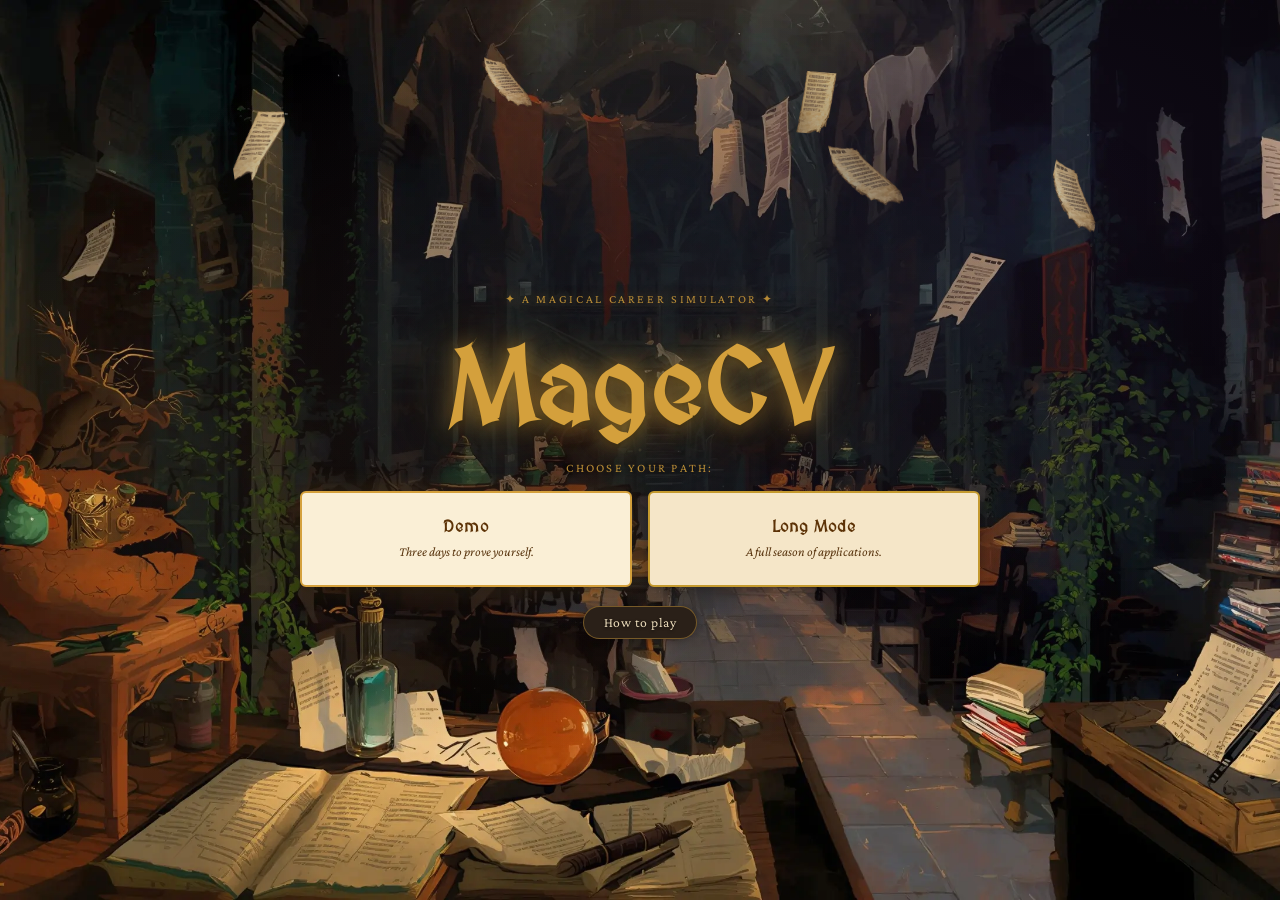
<file: pages/hub.html>
<!DOCTYPE html>
<html lang="en">
<head>
  <meta charset="UTF-8" />
  <meta name="viewport" content="width=device-width, initial-scale=1.0"/>
  <title>Magic Resume - HUB</title>

  <link rel="stylesheet" href="../styles/main.css">
  <link rel="stylesheet" href="../styles/hub.css">
</head>

<body>

  <div class="hub">

    <!-- Board centred over the chalkboard -->
    <div class="board-wrapper">
      <div class="board">
        <h3>Board</h3>

        <!-- Tracker moved inside the board -->
        <div class="tracker">
          <p>Score: <span id="score">0</span></p>
          <p>Day: <span id="day">1</span></p>
          <p>Resumes Today: <span id="resumesToday">0</span></p>
        </div>

        <p id="boardText">"We're still reviewing your resume..."</p>
      </div>
    </div>

    <!-- Buttons below board -->
    <div class="room">
      <button class="big-btn" onclick="goResume()">Work on resumes</button>
      <button class="small-btn" onclick="nextDay()">New day</button>
      <button class="ghost-btn" onclick="location.href='start.html'">Abandon Run</button>
    </div>

  </div>

  <!-- JavaScript -->
  <script src="../js/data/jobCards.js"></script>

  <script src="../js/data/elf.js"></script>
  <script src="../js/data/dwarf.js"></script>
  <script src="../js/data/wizard.js"></script>
  
  <script src="../js/data/npcs.js"></script>
  <script src="../js/data/messages.js"></script>
  <script src="../js/core/storage.js"></script>
  <script src="../js/core/game.js"></script>
  <script src="../js/core/modifiers.js"></script>
  <script src="../js/screens/hub.js"></script>

</body>
</html>
</file>
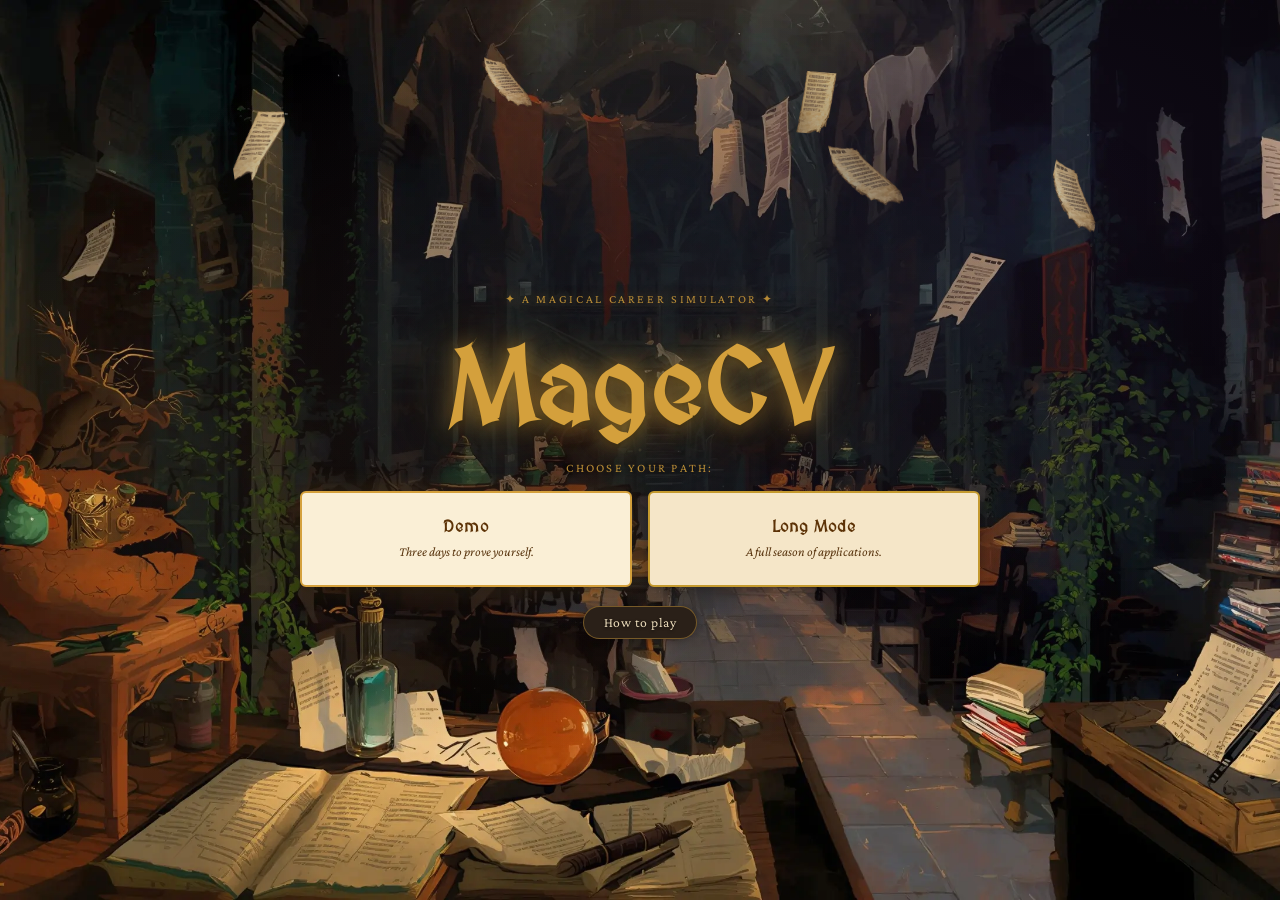
<file: pages/npc.html>
<!DOCTYPE html>
<html lang="en">
<head>
  <meta charset="UTF-8" />
  <meta name="viewport" content="width=device-width, initial-scale=1.0"/>
  <title>MageCV — Visitor</title>
  <link rel="stylesheet" href="../styles/main.css">
  <link rel="stylesheet" href="../styles/npc.css">
</head>

<body>

  <main class="npc-screen screen-wrapper">

    <!-- Timer bar (hidden for chat) -->
    <div class="npc-timer-bar" id="npcTimerBar">
      <div class="npc-timer-fill" id="timerFill"></div>
    </div>

    <!-- NPC identity (always visible) -->
    <div class="npc-header">
      <div class="npc-portrait" id="npcPortrait">?</div>
      <div>
        <h2 class="screen-title" id="npcName">A visitor arrives...</h2>
        <p class="screen-subtitle" id="npcDescription"></p>
      </div>
    </div>

    <!-- STATE 1: Initial Question Window -->
    <div class="npc-state-initial" id="npcStateInitial">
      <div class="panel npc-dialogue">
        <p id="npcMessage">...</p>
      </div>
    </div>

    <!-- STATE 2: Chat History Window -->
    <div class="npc-state-chat" id="npcStateChat" style="display: none;">
      <div class="npc-history-panel" id="npcHistory">
        <!-- Populated by npc.js -->
      </div>
    </div>

    <!-- Choices (shared between states) -->
    <div class="npc-choices" id="npcChoices">
      <!-- Populated by npc.js -->
    </div>

    <!-- Skip -->
    <button class="btn-secondary npc-skip" id="npcSkipBtn" onclick="skipNPC()">
      Ignore and return
    </button>

  </main>

  <script src="../js/data/jobCards.js"></script>

  <script src="../js/data/elf.js"></script>
  <script src="../js/data/dwarf.js"></script>
  <script src="../js/data/wizard.js"></script>
  <script src="../js/data/npcs.js"></script>
  
  <script src="../js/data/messages.js"></script>
  <script src="../js/core/storage.js"></script>
  <script src="../js/core/game.js"></script>
  <script src="../js/core/modifiers.js"></script>
  <script src="../js/screens/npc.js"></script>

</body>
</html>
</file>
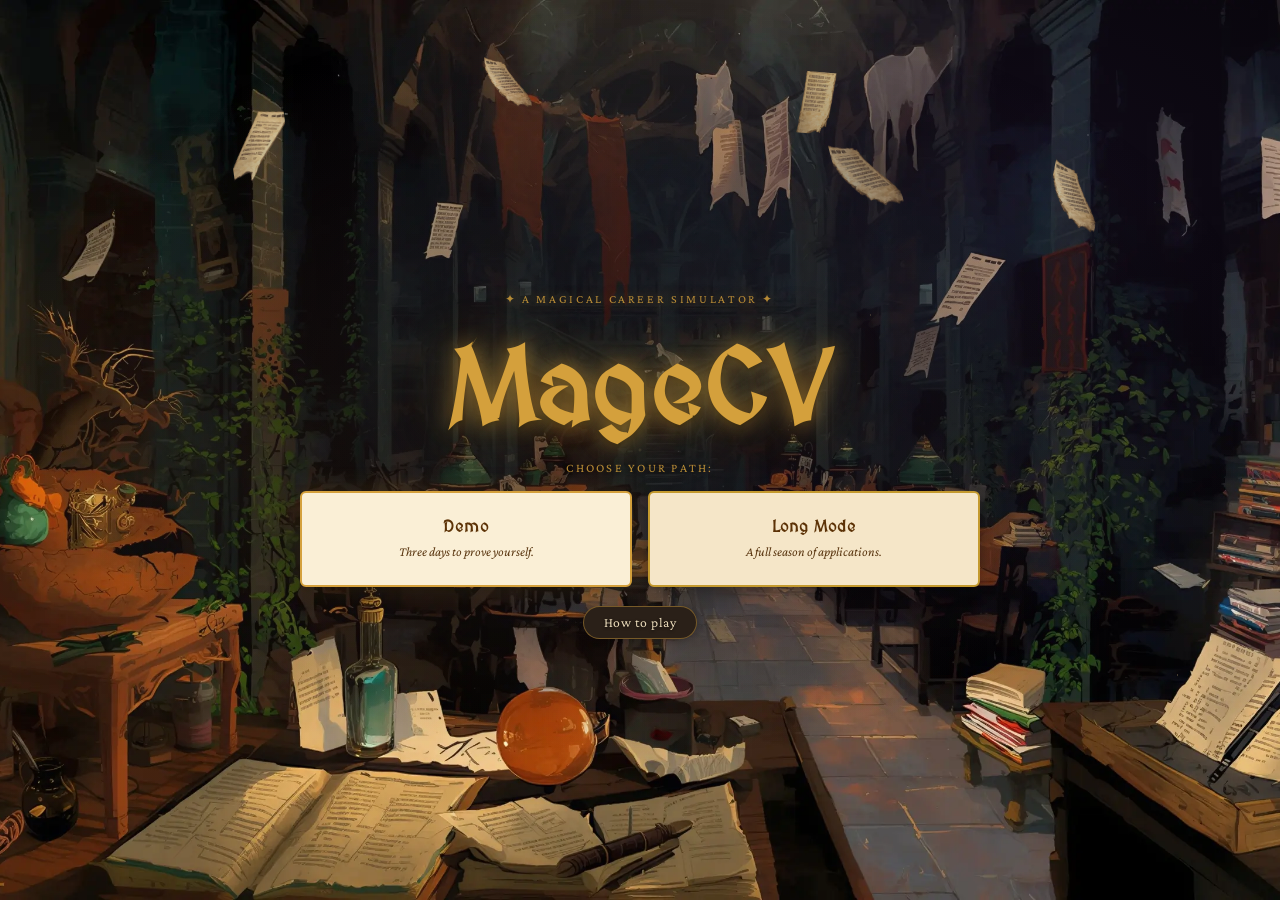
<file: pages/resume.html>
<!DOCTYPE html>
<html lang="en">
<head>
  <meta charset="UTF-8" />
  <meta name="viewport" content="width=device-width, initial-scale=1.0"/>
  <title>Magic Resume - CV Builder</title>

  <link rel="stylesheet" href="../styles/main.css">
  <link rel="stylesheet" href="../styles/resume.css">
</head>

<body>

  <!-- ================================================ -->
  <!-- JOB CARD MODAL OVERLAY                           -->
  <!-- Opens automatically on page load and after each  -->
  <!-- submit. Also triggered by the "View card" button -->
  <!-- ================================================ -->
  <div id="jobCardModal" class="modal-overlay" onclick="handleModalOverlayClick(event)" aria-modal="true" role="dialog">

    <div class="modal-card">

      <div class="modal-header">
        <span class="modal-label">You are applying for</span>
        <button class="modal-close-btn" onclick="closeJobCardModal()" aria-label="Close">
          <svg width="12" height="12" viewBox="0 0 12 12" fill="none" stroke="currentColor" stroke-width="1.8" stroke-linecap="round" aria-hidden="true">
            <line x1="2" y1="2" x2="10" y2="10"/>
            <line x1="10" y1="2" x2="2" y2="10"/>
          </svg>
        </button>
      </div>

      <div id="jobCardRenderModal"></div>

      <button class="modal-confirm-btn" onclick="closeJobCardModal()">
        Got it — build my resume
      </button>

    </div>
  </div>


  <!-- ================================================ -->
  <!-- MAIN RESUME SCREEN                               -->
  <!-- ================================================ -->
  <div class="scroll-wrap">
    <div class="resume-screen">

      <div class="resume-topbar">
  <h1 class="resume-heading">Resume Builder</h1>
  <div class="resume-topbar-right">
    <button class="jobbar-view" onclick="openJobCardModal()" aria-label="View job card">
      <svg width="13" height="13" viewBox="0 0 24 24" fill="none" stroke="currentColor" stroke-width="2" stroke-linecap="round" stroke-linejoin="round" aria-hidden="true" style="vertical-align:-2px; margin-right:3px;">
        <path d="M1 12s4-7 11-7 11 7 11 7-4 7-11 7-11-7-11-7z"/>
        <circle cx="12" cy="12" r="3"/>
      </svg>View card
    </button>
    <span id="resumesTodayDisplay" class="resume-counter">0 / 5</span>
  </div>
</div>

      <!-- Active modifier tags (populated by updateModifierDisplay) -->
      <div id="activeModifiersResume" class="modifier-display"></div>

      <p class="resume-instruction">Three choices stand between you and the post</p>

      <!-- PLANT -->
      <div class="resume-block">
        <h3>Working Plant</h3>
        <div class="btn-group btn-group--media">
          <button class="media-btn" data-group="plant" onclick="selectPlant('cactus', this)">
            <img src="../media/plants/cactus.webp" alt="Cactus" draggable="false" />
          </button>
          <button class="media-btn" data-group="plant" onclick="selectPlant('flower', this)">
            <img src="../media/plants/flower.webp" alt="Flower" draggable="false" />
          </button>
          <button class="media-btn" data-group="plant" onclick="selectPlant('fern', this)">
            <img src="../media/plants/fern.webp" alt="Fern" draggable="false" />
          </button>
        </div>
      </div>

      <!-- PHOTO -->
      <div class="resume-block">
        <h3>Resume Photo</h3>
        <div class="btn-group btn-group--media">
          <button class="media-btn" data-group="photo" onclick="selectPhoto('neutral', this)">
            <img src="../media/photos/neutral.webp" alt="Neutral" draggable="false" />
          </button>
          <button class="media-btn" data-group="photo" onclick="selectPhoto('smile', this)">
            <img src="../media/photos/smile.webp" alt="Smile" draggable="false" />
          </button>
          <button class="media-btn" data-group="photo" onclick="selectPhoto('serious', this)">
            <img src="../media/photos/serious.png" alt="Serious" draggable="false" />
          </button>
        </div>
      </div>

      <!-- DATE -->
      <div class="resume-block">
        <h3>Start Date</h3>
        <div class="btn-group">
          <button data-group="date" onclick="selectDate('summer_solstice', this)">
            <span class="date-ico" aria-hidden="true">
              <svg width="28" height="28" viewBox="0 0 24 24" fill="none" stroke="#b8860b" stroke-width="2" stroke-linecap="round">
                <circle cx="12" cy="12" r="4" fill="#e9b949" stroke="#b8860b"/>
                <line x1="12" y1="1.5" x2="12" y2="4.5"/>
                <line x1="12" y1="19.5" x2="12" y2="22.5"/>
                <line x1="1.5" y1="12" x2="4.5" y2="12"/>
                <line x1="19.5" y1="12" x2="22.5" y2="12"/>
                <line x1="4.6" y1="4.6" x2="6.7" y2="6.7"/>
                <line x1="17.3" y1="17.3" x2="19.4" y2="19.4"/>
                <line x1="4.6" y1="19.4" x2="6.7" y2="17.3"/>
                <line x1="17.3" y1="6.7" x2="19.4" y2="4.6"/>
              </svg>
            </span>
            <span>Summer Solstice</span>
          </button>
          <button data-group="date" onclick="selectDate('winter_solstice', this)">
            <span class="date-ico" aria-hidden="true">
              <svg width="28" height="28" viewBox="0 0 24 24" fill="none" stroke="#5b87a8" stroke-width="1.8" stroke-linecap="round">
                <line x1="12" y1="2" x2="12" y2="22"/>
                <line x1="3.3" y1="7" x2="20.7" y2="17"/>
                <line x1="20.7" y1="7" x2="3.3" y2="17"/>
                <path d="M12 2l-2 3M12 2l2 3M12 22l-2-3M12 22l2-3"/>
                <path d="M3.3 7l3.4.6M3.3 7l.6-3.4M20.7 17l-3.4-.6M20.7 17l-.6 3.4"/>
                <path d="M20.7 7l-3.4.6M20.7 7l-.6-3.4M3.3 17l3.4-.6M3.3 17l.6 3.4"/>
              </svg>
            </span>
            <span>Winter Solstice</span>
          </button>
        </div>
      </div>

      <!-- Feedback message (shown/hidden by showResumeMessage) -->
      <div id="resumeMessage" class="resume-message" style="display:none;"></div>

      <div class="resume-actions">
        <button id="submitResumeBtn" class="big-btn" onclick="submitResume()">
          Submit Resume
        </button>
        <button class="small-btn" onclick="goHub()">
          <svg width="12" height="12" viewBox="0 0 24 24" fill="none" stroke="currentColor" stroke-width="2.4" stroke-linecap="round" stroke-linejoin="round" aria-hidden="true" style="vertical-align:-1px; margin-right:4px;">
            <line x1="20" y1="12" x2="5" y2="12"/>
            <polyline points="11 6 5 12 11 18"/>
          </svg>Back
        </button>
      </div>

    </div>
  </div>


  <!-- JavaScript — load order must not change -->
  <script src="../js/data/jobCards.js"></script>

  <script src="../js/data/elf.js"></script>
  <script src="../js/data/dwarf.js"></script>
  <script src="../js/data/wizard.js"></script>

  <script src="../js/data/npcs.js"></script>
  <script src="../js/data/messages.js"></script>
  <script src="../js/core/storage.js"></script>
  <script src="../js/core/game.js"></script>
  <script src="../js/core/modifiers.js"></script>
  <script src="../js/screens/resume.js"></script>

</body>
</html>
</file>
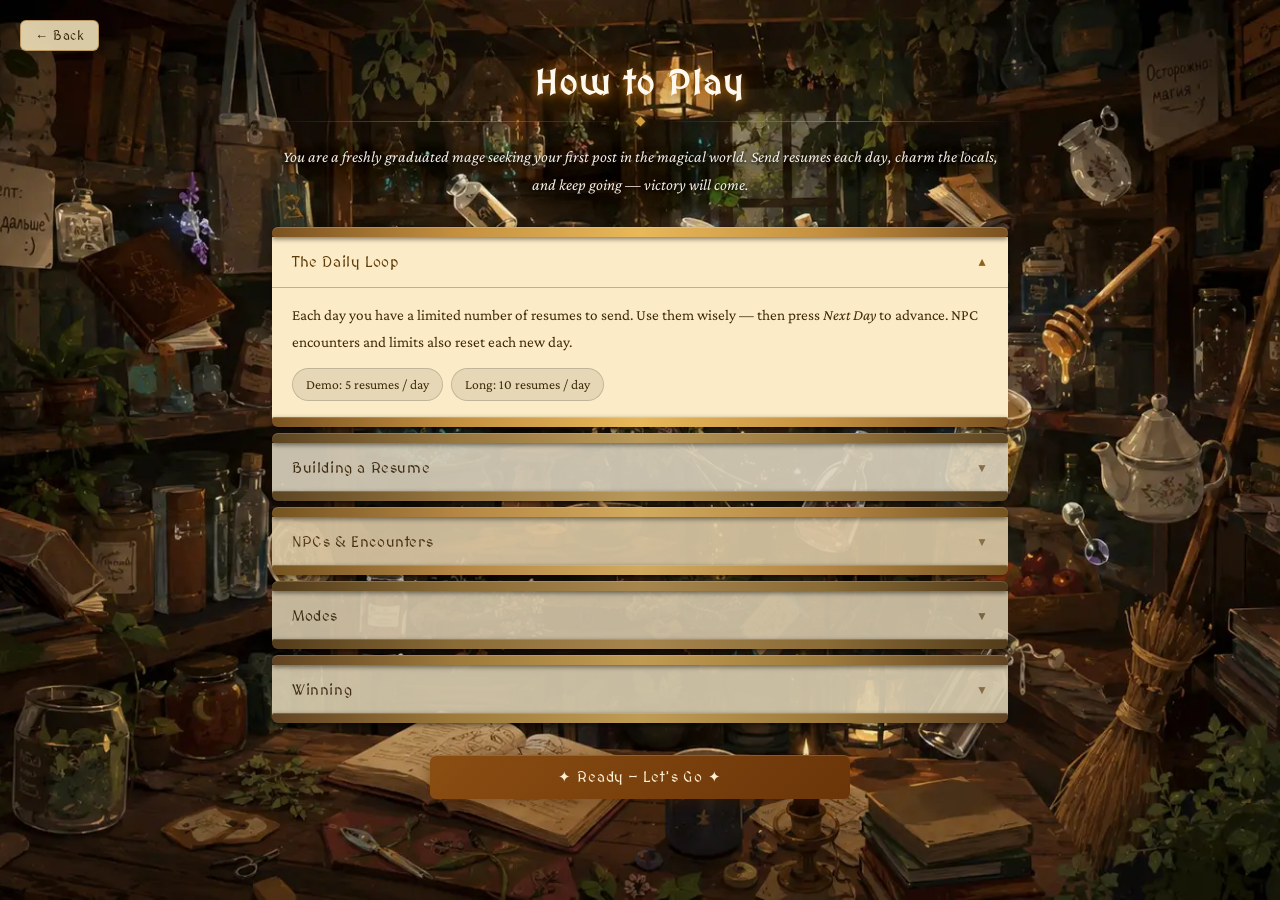
<file: pages/rules.html>
<!DOCTYPE html>
<html lang="en">
<head>
  <meta charset="UTF-8" />
  <meta name="viewport" content="width=device-width, initial-scale=1.0"/>
  <title>MageCV — How to Play</title>
  <link rel="stylesheet" href="../styles/main.css">
  <link rel="stylesheet" href="../styles/rules.css">
</head>
<body>

  <button class="rules-back-btn" onclick="goStart()">← Back</button>

  <div class="rules-content">
    <h1 class="rules-title">How to Play</h1>
    <div class="rules-divider"><div class="rules-divider-gem"></div></div>
    <p class="rules-intro">You are a freshly graduated mage seeking your first post in the magical world. Send resumes each day, charm the locals, and keep going — victory will come.</p>

    <div class="rules-sections" id="rulesSections">

      <div class="rules-section open" data-idx="0">
        <span class="rules-section-rod top"></span>
        <div class="rules-section-scroll" onclick="toggleSection(0)">
          <div class="rules-section-header">
            <span class="rules-section-title">The Daily Loop</span>
            <span class="rules-section-arrow">▼</span>
          </div>
          <div class="rules-section-body-wrap">
            <div class="rules-section-body">
              <p>Each day you have a limited number of resumes to send. Use them wisely — then press <em>Next Day</em> to advance. NPC encounters and limits also reset each new day.</p>
              <div class="rules-pill-row">
                <span class="rules-pill">Demo: 5 resumes / day</span>
                <span class="rules-pill">Long: 10 resumes / day</span>
              </div>
            </div>
          </div>
        </div>
        <span class="rules-section-rod bottom"></span>
      </div>

      <div class="rules-section" data-idx="1">
        <span class="rules-section-rod top"></span>
        <div class="rules-section-scroll" onclick="toggleSection(1)">
          <div class="rules-section-header">
            <span class="rules-section-title">Building a Resume</span>
            <span class="rules-section-arrow">▼</span>
          </div>
          <div class="rules-section-body-wrap">
            <div class="rules-section-body">
              <p>Every resume is assembled from three elements: a <strong>plant decoration</strong>, a <strong>profile photo</strong>, and a <strong>work start date</strong>. A job card tells you what the employer wants — read it carefully before choosing.</p>
              <p>Each correct choice helps your cause; each wrong one works against you. You will receive qualitative feedback after submitting — no numbers, just feeling.</p>
              <div class="rules-pill-row">
                <span class="rules-pill">3 elements per resume</span>
                <span class="rules-pill">25 job cards</span>
              </div>
            </div>
          </div>
        </div>
        <span class="rules-section-rod bottom"></span>
      </div>

      <div class="rules-section" data-idx="2">
        <span class="rules-section-rod top"></span>
        <div class="rules-section-scroll" onclick="toggleSection(2)">
          <div class="rules-section-header">
            <span class="rules-section-title">NPCs &amp; Encounters</span>
            <span class="rules-section-arrow">▼</span>
          </div>
          <div class="rules-section-body-wrap">
            <div class="rules-section-body">
              <p>Three characters may appear at any time with a countdown timer of 15–45 seconds. Miss the timer and they leave without effect. Speak with them for buffs, debuffs, or surprises.</p>
              <div class="rules-npc-row">
                <div class="rules-npc-entry">
                  <span class="rules-npc-label">The Elf</span>
                  <span class="rules-npc-desc">Networking enthusiast. Tends toward helpful buffs when engaged sincerely.</span>
                </div>
                <div class="rules-npc-entry">
                  <span class="rules-npc-label">The Dwarf</span>
                  <span class="rules-npc-desc">Veteran realist. Results are modest — rarely a big bonus, rarely a disaster.</span>
                </div>
                <div class="rules-npc-entry">
                  <span class="rules-npc-label">The Wizard</span>
                  <span class="rules-npc-desc">Utterly unpredictable. Always applies a random modifier regardless of what you say.</span>
                </div>
              </div>
            </div>
          </div>
        </div>
        <span class="rules-section-rod bottom"></span>
      </div>

      <div class="rules-section" data-idx="3">
        <span class="rules-section-rod top"></span>
        <div class="rules-section-scroll" onclick="toggleSection(3)">
          <div class="rules-section-header">
            <span class="rules-section-title">Modes</span>
            <span class="rules-section-arrow">▼</span>
          </div>
          <div class="rules-section-body-wrap">
            <div class="rules-section-body">
              <div class="rules-mode-grid">
                <div class="rules-mode-card">
                  <div class="rules-mode-card-title">Demo</div>
                  <p>5 resumes per day</p>
                  <p>2 NPC interactions / day</p>
                  <p>Fixed win target</p>
                </div>
                <div class="rules-mode-card">
                  <div class="rules-mode-card-title">Long</div>
                  <p>10 resumes per day</p>
                  <p>1–3 NPC interactions / day</p>
                  <p>Randomised win target</p>
                </div>
              </div>
            </div>
          </div>
        </div>
        <span class="rules-section-rod bottom"></span>
      </div>

      <div class="rules-section" data-idx="4">
        <span class="rules-section-rod top"></span>
        <div class="rules-section-scroll" onclick="toggleSection(4)">
          <div class="rules-section-header">
            <span class="rules-section-title">Winning</span>
            <span class="rules-section-arrow">▼</span>
          </div>
          <div class="rules-section-body-wrap">
            <div class="rules-section-body">
              <p>There is no way to lose — only to keep trying. At some point, when you have impressed the right people enough, an offer will arrive. You will not know how close you are. Stay persistent. The offer letter awaits.</p>
            </div>
          </div>
        </div>
        <span class="rules-section-rod bottom"></span>
      </div>

    </div>

    <button class="rules-footer-btn" onclick="goStart()">✦ Ready — Let's Go ✦</button>
  </div>

  <script src="../js/data/jobCards.js"></script>
  <script src="../js/data/npcs.js"></script>
  <script src="../js/data/messages.js"></script>
  <script src="../js/core/storage.js"></script>
  <script src="../js/core/game.js"></script>
  <script src="../js/core/modifiers.js"></script>
  <script src="../js/screens/rules.js"></script>
</body>
</html>
</file>
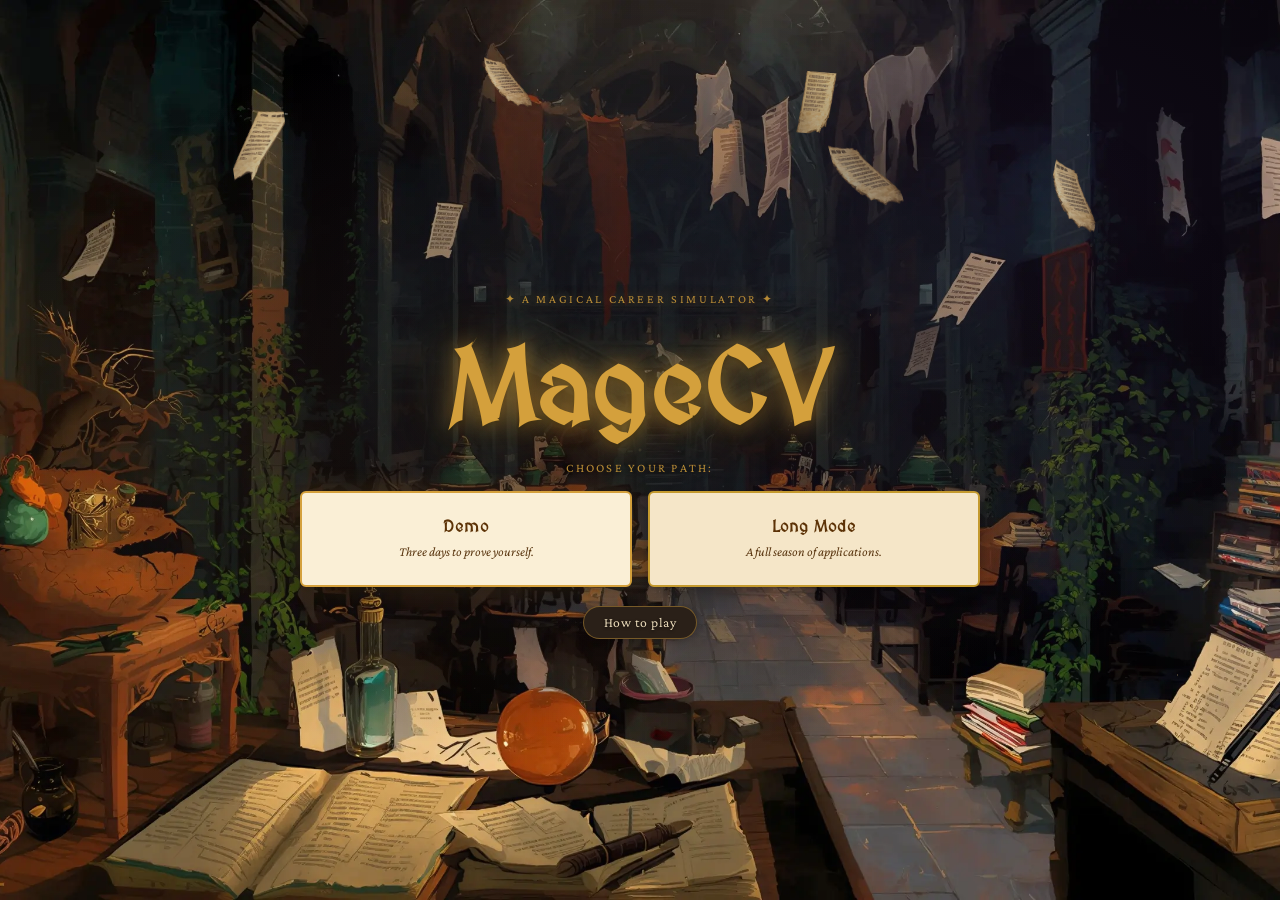
<file: pages/start.html>
<!DOCTYPE html>
<html lang="en">
<head>
  <meta charset="UTF-8" />
  <meta name="viewport" content="width=device-width, initial-scale=1.0"/>
  <title>MageCV — Start</title>
  <link rel="stylesheet" href="../styles/main.css">
  <link rel="stylesheet" href="../styles/start.css">
</head>

<body>

  <div class="start-bg">
    <div class="stars" id="stars"></div>
    <div class="paper paper--1"></div>
    <div class="paper paper--2"></div>
    <div class="paper paper--3"></div>
    <div class="paper paper--4"></div>
    <div class="paper paper--5"></div>
  </div>

  <main class="start-screen">

    <!-- Title Block -->
    <div class="start-title-block">
      <p class="start-eyebrow">✦ A magical career simulator ✦</p>
      <h1 class="start-title">MageCV</h1>
    <!--  <p class="start-subtitle">You graduated. Now find a job.<br>Good luck. You'll need it.</p> -->
    </div>

    <!-- Mode Select -->
    <div class="start-modes" id="modeSelect">

      <p class="start-modes-label">Choose your path:</p>

      <div class="mode-cards">

        <button class="mode-card mode-card--primary" id="btnDemo" onclick="onSelectDemo()">
          <span class="mode-name">Demo</span>
          <span class="mode-desc">Three days to prove yourself.</span>
        </button>

        <button class="mode-card" id="btnLong" onclick="onSelectLong()">
          <span class="mode-name">Long Mode</span>
          <span class="mode-desc">A full season of applications.</span>
        </button>

      </div>

    </div>

    <!-- Continue Button — shown only if save exists -->
    <div class="start-continue" id="continueBlock" style="display:none;">
      <div class="continue-divider">
        <span>or</span>
      </div>
      <button class="btn-continue" onclick="onContinue()">
        Continue saved run
        <span class="continue-meta" id="continueMeta"></span>
      </button>
    </div>

    <!-- Rules Link -->
    <div class="start-footer">
      <button class="btn-rules" onclick="goRules()">
        How to play
      </button>
    </div>

  </main>

  <!-- Scripts — standard load order -->
  <script src="../js/data/jobCards.js"></script>
  <script src="../js/data/npcs.js"></script>
  <script src="../js/data/messages.js"></script>
  <script src="../js/core/storage.js"></script>
  <script src="../js/core/game.js"></script>
  <script src="../js/core/modifiers.js"></script>
  <script src="../js/screens/start.js"></script>

</body>
</html>
</file>
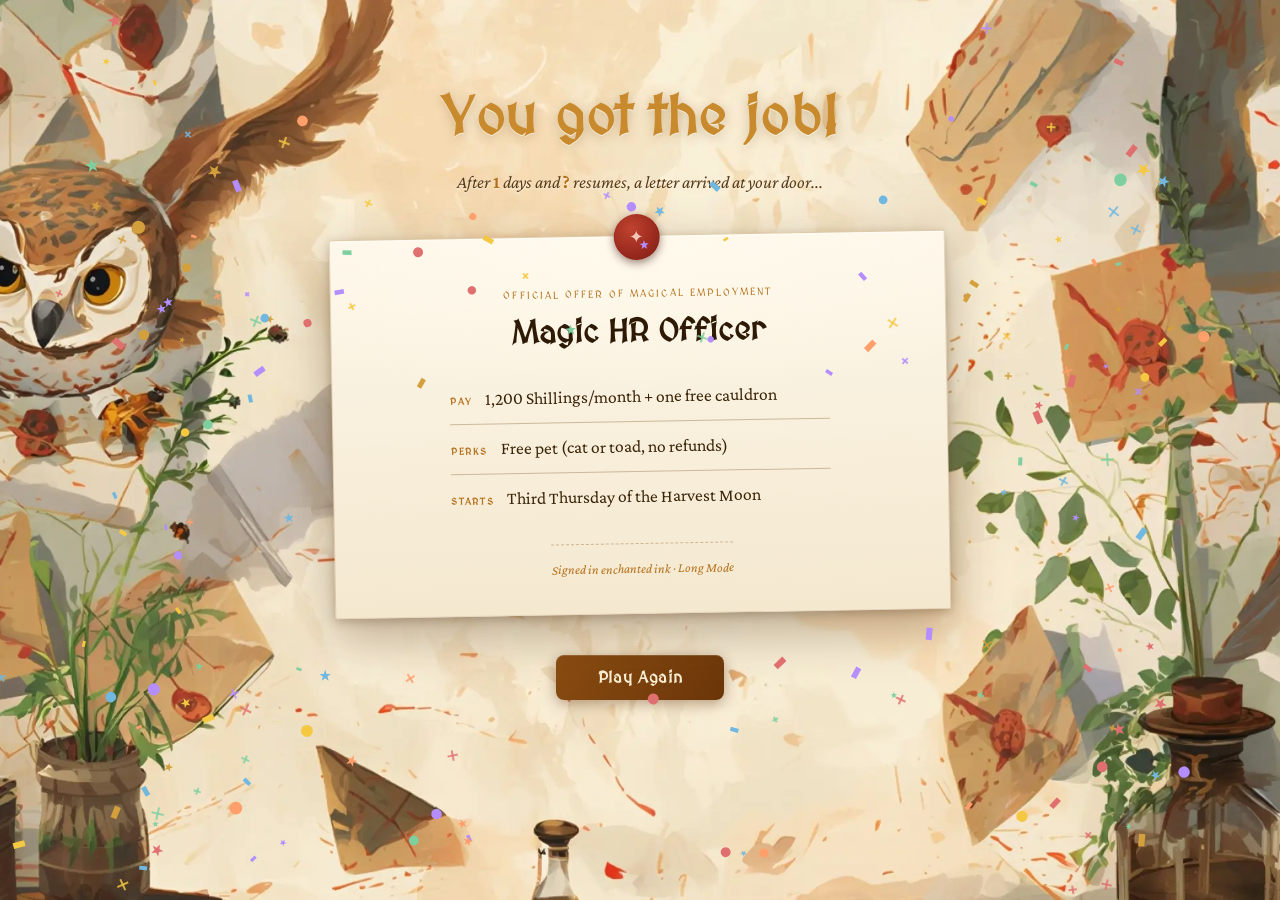
<file: pages/win.html>
<!DOCTYPE html>
<html lang="en">
<head>
  <meta charset="UTF-8" />
  <meta name="viewport" content="width=device-width, initial-scale=1.0"/>
  <title>MageCV — You got the job!</title>
  <link rel="stylesheet" href="../styles/main.css">
  <link rel="stylesheet" href="../styles/win.css">
</head>
<body>
  <canvas id="confettiCanvas"></canvas>
  <main class="win-container">
    <h1 class="win-heading">You got the job!</h1>
    <p class="win-flavour">After <span id="winDays">?</span> days and <span id="winResumeCount">?</span> resumes, a letter arrived at your door...</p>
    <section class="job-offer-letter">
      <p class="letter-label">OFFICIAL OFFER OF MAGICAL EMPLOYMENT</p>
      <h2 id="winJobTitle">[Magical Job Title]</h2>
      <ul>
        <li><strong>Pay</strong> <span id="winSalary">?</span></li>
        <li><strong>Perks</strong> <span id="winPerks">?</span></li>
        <li><strong>Starts</strong> <span id="winStartDate">?</span></li>
      </ul>
      <p class="letter-footer">Signed in enchanted ink · <span id="winMode">?</span> Mode</p>
    </section>
    <button class="play-again-btn" onclick="startOver()">Play Again</button>
  </main>
  <script src="../js/data/jobCards.js"></script>
  <script src="../js/data/npcs.js"></script>
  <script src="../js/data/messages.js"></script>
  <script src="../js/core/storage.js"></script>
  <script src="../js/core/game.js"></script>
  <script src="../js/core/modifiers.js"></script>
  <script src="../js/screens/win.js"></script>
</body>
</html>
</file>
<file: styles/main.css>
/* ======================
   MAIN.CSS — styles/main.css
   Shared base: CSS variables, reset, typography, common components.
   Every screen imports this first.
   Fantasy pixel-art career sim — dark parchment palette.
   ====================== */

/* --- Google Fonts --- */
@import url('https://fonts.googleapis.com/css2?family=MedievalSharp&family=Crimson+Pro:ital,wght@0,400;0,600;1,400&display=swap');

/* --- CSS Variables --- */

:root {
  /* Colors */
  --color-bg:           #0e0b14;
  --color-surface:      #16121f;
  --color-surface-2:    #1e1829;
  --color-border:       rgba(212, 160, 60, 0.2);
  --color-border-hover: rgba(212, 160, 60, 0.5);

  --color-accent:       #d4a03c;
  --color-accent-dim:   rgba(212, 160, 60, 0.5);
  --color-accent-glow:  rgba(212, 160, 60, 0.2);

  --color-text:         #e8dfc8;
  --color-text-muted:   rgba(232, 223, 200, 0.45);
  --color-text-dim:     rgba(232, 223, 200, 0.25);

  --color-positive:     #7ecfa0;
  --color-negative:     #e07070;
  --color-neutral:      #a0a8c0;

  /* Typography */
  --font-display:  'MedievalSharp', serif;
  --font-body:     'Crimson Pro', Georgia, serif;

  /* Layout */
  --radius:        6px;
  --radius-lg:     12px;
  --max-width:     560px;
  --transition:    0.2s ease;
}

/* --- Reset --- */

*, *::before, *::after {
  box-sizing: border-box;
  margin: 0;
  padding: 0;
}

html {
  font-size: 16px;
  -webkit-text-size-adjust: 100%;
}

body {
  background-color: var(--color-bg);
  color: var(--color-text);
  font-family: var(--font-body);
  font-size: 1rem;
  line-height: 1.6;
  min-height: 100vh;
  -webkit-font-smoothing: antialiased;
}

img {
  display: block;
  max-width: 100%;
}

button {
  font-family: var(--font-body);
  cursor: pointer;
}

/* --- Shared Layout Utility --- */

.screen-wrapper {
  max-width: var(--max-width);
  margin: 0 auto;
  padding: 2rem 1.5rem;
}

/* --- Shared Panel / Card --- */

.panel {
  background: var(--color-surface);
  border: 1px solid var(--color-border);
  border-radius: var(--radius-lg);
  padding: 1.5rem;
}

/* --- Shared Buttons --- */

.btn-primary {
  display: inline-flex;
  align-items: center;
  justify-content: center;
  gap: 0.5rem;
  padding: 0.75rem 1.75rem;
  background: var(--color-accent);
  color: #0e0b14;
  font-family: var(--font-body);
  font-size: 1rem;
  font-weight: 700;
  border: none;
  border-radius: var(--radius);
  cursor: pointer;
  transition: all var(--transition);
  letter-spacing: 0.03em;
}

.btn-primary:hover {
  background: #e8b84a;
  transform: translateY(-1px);
  box-shadow: 0 4px 16px rgba(212, 160, 60, 0.3);
}

.btn-primary:disabled {
  background: rgba(212, 160, 60, 0.25);
  color: var(--color-text-muted);
  cursor: not-allowed;
  transform: none;
  box-shadow: none;
}

.btn-secondary {
  display: inline-flex;
  align-items: center;
  justify-content: center;
  gap: 0.5rem;
  padding: 0.65rem 1.5rem;
  background: transparent;
  color: var(--color-text);
  font-family: var(--font-body);
  font-size: 0.95rem;
  border: 1px solid var(--color-border);
  border-radius: var(--radius);
  cursor: pointer;
  transition: all var(--transition);
}

.btn-secondary:hover {
  border-color: var(--color-border-hover);
  background: rgba(212, 160, 60, 0.06);
}

/* --- Selected State (resume buttons) --- */

button.selected {
  background: var(--color-accent) !important;
  color: #0e0b14 !important;
  border-color: var(--color-accent) !important;
  transform: scale(1.04);
}

/* --- Stat Pill --- */

.stat-pill {
  display: inline-flex;
  align-items: center;
  gap: 0.35rem;
  padding: 0.3rem 0.75rem;
  background: var(--color-surface-2);
  border: 1px solid var(--color-border);
  border-radius: 999px;
  font-size: 0.85rem;
  color: var(--color-text-muted);
}

.stat-pill strong {
  color: var(--color-text);
}

/* --- Modifier Tag --- */

.modifier-tag {
  display: inline-flex;
  align-items: center;
  gap: 0.3rem;
  padding: 0.2rem 0.6rem;
  background: rgba(126, 207, 160, 0.1);
  border: 1px solid rgba(126, 207, 160, 0.3);
  border-radius: 999px;
  font-size: 0.75rem;
  color: var(--color-positive);
}

.modifier-tag--negative {
  background: rgba(224, 112, 112, 0.1);
  border-color: rgba(224, 112, 112, 0.3);
  color: var(--color-negative);
}

/* --- Inline Message / Feedback --- */

.feedback-message {
  display: none;
  padding: 0.65rem 1rem;
  background: var(--color-surface-2);
  border-left: 3px solid var(--color-accent);
  border-radius: var(--radius);
  font-size: 0.9rem;
  color: var(--color-text);
  animation: fadeIn 0.2s ease;
}

@keyframes fadeIn {
  from { opacity: 0; transform: translateY(4px); }
  to   { opacity: 1; transform: translateY(0); }
}

/* --- Screen Heading --- */

.screen-title {
  font-family: var(--font-display);
  font-size: clamp(1.6rem, 4vw, 2.2rem);
  color: var(--color-accent);
  line-height: 1.1;
  margin-bottom: 0.25rem;
}

.screen-subtitle {
  font-size: 0.85rem;
  color: var(--color-text-muted);
  letter-spacing: 0.08em;
  text-transform: uppercase;
}

/* --- Divider --- */

.divider {
  width: 100%;
  height: 1px;
  background: var(--color-border);
  margin: 1.5rem 0;
}

/* --- Scrollbar (webkit) --- */

::-webkit-scrollbar {
  width: 6px;
}
::-webkit-scrollbar-track {
  background: var(--color-bg);
}
::-webkit-scrollbar-thumb {
  background: rgba(212, 160, 60, 0.25);
  border-radius: 3px;
}
::-webkit-scrollbar-thumb:hover {
  background: rgba(212, 160, 60, 0.45);
}
</file>
<file: styles/hub.css>
* {
  box-sizing: border-box;
  margin: 0;
  padding: 0;
}

body {
  min-height: 100vh;
  background: #1a1a2e;
  font-family: var(--font-body);
  overflow-x: hidden;
}

/* ============================================================
   BASE = DESKTOP / PC LAYOUT
   (mobile overrides live in the @media block at the bottom)
   ============================================================ */

.hub {
  position: relative;
  min-height: 100vh;
  width: 100%;
  background-image: url('../media/backgrounds/hub.webp');
  background-size: cover;
  background-position: center center;
  background-repeat: no-repeat;
  display: flex;
  flex-direction: column;
  align-items: center;
  justify-content: center;
  padding-bottom: 6vh;
}

.hub::before {
  content: '';
  position: absolute;
  inset: 0;
  background: rgba(0, 0, 0, 0.18);
  pointer-events: none;
  z-index: 0;
}


/* -- Board wrapper — wide on desktop so messages get room -- */

.board-wrapper {
  position: relative;
  z-index: 10;
  display: flex;
  flex-direction: column;
  align-items: center;
  width: min(760px, 52vw);   /* DESKTOP: wide, uses the screen */
  margin-top: 1vh;
  padding: 2rem 2.5rem 1rem;
  animation: boardSettle 0.6s cubic-bezier(0.2, 0.8, 0.3, 1) both;
}

@keyframes boardSettle {
  0%   { opacity: 0; transform: translateY(12px) scale(0.985); }
  100% { opacity: 1; transform: translateY(0) scale(1); }
}


/* -- Board — text chalked directly onto the slate, no panel -- */

.board {
  position: relative;
  width: 100%;
  background: transparent;   /* the painted chalkboard IS the surface */
  padding: 1.4rem 2rem 0.8rem;
  text-align: center;
}

/* Chalk title — hidden on desktop (the frame is obviously a board),
   shown again on mobile where it reads naturally. */
.board h3 {
  position: relative;
  display: inline-block; 
  font-family: var(--font-display);
  color: #eaf3e4;
  font-size: 1.7rem;
  margin-bottom: 1.1rem;
  letter-spacing: 0.14em;
  text-shadow:
    0 0 1px rgba(234, 243, 228, 0.5),
    0 0 10px rgba(210, 235, 200, 0.25);
}

.board h3::after {
  content: '';
  position: absolute;
  left: 4%;
  right: 4%;
  bottom: -7px;
  height: 2px;
  background: rgba(225, 240, 218, 0.45);
  border-radius: 2px;
  transform: rotate(-0.5deg);
  -webkit-mask-image: linear-gradient(90deg, transparent, #000 12%, #000 88%, transparent);
          mask-image: linear-gradient(90deg, transparent, #000 12%, #000 88%, transparent);
}

/* System message — chalk script, the recurring gag.
   Wide board + larger max width keeps long lines on one row. */
.board p {
  font-family: var(--font-body);
  color: rgba(230, 242, 223, 0.86);
  font-size: 1.35rem;
  font-style: italic;
  line-height: 1.7;
  text-shadow: 0 0 8px rgba(200, 230, 190, 0.2);
}

#boardText {
  position: relative;
  padding: 0 0.5rem;
  max-width: 620px;          /* roomy on desktop; long lines breathe */
  margin: 0 auto;
}

#boardText::before { content: '"'; opacity: 0.45; }
#boardText::after  { content: '"'; opacity: 0.45; }


/* -- Tracker — stats chalked on, no boxes -- */

.tracker {
  position: relative;
  display: flex;
  gap: 3rem;                 /* generous spacing on desktop */
  flex-wrap: wrap;
  justify-content: center;
  margin-bottom: 1.4rem;
  padding-bottom: 1.3rem;
  border-bottom: none;
}

.tracker::after {
  content: '';
  position: absolute;
  left: 12%;
  right: 12%;
  bottom: 0;
  height: 1px;
  background: repeating-linear-gradient(90deg,
    rgba(220, 238, 212, 0.35) 0 6px,
    transparent 6px 12px);
}

.tracker p {
  display: flex;
  flex-direction: column;
  align-items: center;
  gap: 0.2rem;
  background: none;
  border: none;
  padding: 0;
  font-family: var(--font-body);
  color: rgba(206, 228, 196, 0.62);
  font-size: 0.72rem;
  letter-spacing: 0.16em;
  text-transform: uppercase;
  font-style: normal;
  text-shadow: 0 0 6px rgba(200, 230, 190, 0.15);
}

.tracker p span {
  color: #eef6e8;
  font-family: var(--font-display);
  font-weight: 700;
  font-size: 1.9rem;
  letter-spacing: 0.02em;
  text-shadow:
    0 0 1px rgba(238, 246, 232, 0.5),
    0 0 12px rgba(200, 235, 185, 0.28);
}


/* -- Action buttons — ALL IN ONE ROW on desktop -- */

.room {
  position: relative;
  z-index: 10;
  display: flex;
  gap: 1rem;
  flex-wrap: nowrap;         /* DESKTOP: keep on one line */
  justify-content: center;
  align-items: center;
  margin-top: 0.5rem;
}

.big-btn,
.small-btn {
  border: none;
  border-radius: 6px;
  cursor: pointer;
  font-weight: bold;
  letter-spacing: 0.04em;
  white-space: nowrap;
  transition: transform 0.15s, box-shadow 0.15s, filter 0.15s;
  text-shadow: 0 1px 3px rgba(0,0,0,0.6);
}

.big-btn {
  font-family: var(--font-display);
  background: linear-gradient(135deg, #5a9149 0%, #2d5a27 100%);
  color: #effaea;
  font-size: 1.1rem;
  padding: 0.8rem 1.9rem;
  box-shadow:
    0 4px 14px rgba(0,0,0,0.5),
    0 0 22px rgba(120, 220, 110, 0.18),
    inset 0 1px 0 rgba(255,255,255,0.18);
}

.big-btn:hover {
  filter: brightness(1.06);
  box-shadow:
    0 6px 22px rgba(0,0,0,0.6),
    0 0 30px rgba(120, 220, 110, 0.3),
    inset 0 1px 0 rgba(255,255,255,0.18);
}

.small-btn {
  font-family: var(--font-display);
  background: linear-gradient(135deg, #5a4a2a 0%, #3a2e18 100%);
  color: #e8d5a3;
  font-size: 0.92rem;
  padding: 0.7rem 1.3rem;
  border: 1px solid rgba(232, 213, 163, 0.25);
  box-shadow: 0 3px 10px rgba(0,0,0,0.45), inset 0 1px 0 rgba(255,255,255,0.1);
}

.small-btn:hover {
  filter: brightness(1.08);
  border-color: rgba(232, 213, 163, 0.45);
}

.big-btn:hover,
.small-btn:hover {
  transform: translateY(-2px);
}

.big-btn:active,
.small-btn:active {
  transform: translateY(0);
}


/* -- Abandon button --
   Sits in .room via normal flex flow, on the same row as the
   main buttons on desktop. -- */


.ghost-btn {
  font-family: var(--font-display);
  background: linear-gradient(135deg, #870e03 0%, #4f0505 100%);
  color: rgba(232, 213, 163, 0.78);
  font-size: 0.92rem;
  font-weight: bold;
  letter-spacing: 0.04em;
  padding: 0.7rem 1.3rem;
  border: 1px solid rgba(232, 213, 163, 0.25);
  border-radius: 6px;
  cursor: pointer;
  white-space: nowrap;
  text-shadow: 0 1px 3px rgba(0,0,0,0.6);
  box-shadow: 0 3px 10px rgba(0,0,0,0.45), inset 0 1px 0 rgba(255,255,255,0.1);
  transition: transform 0.15s, box-shadow 0.15s, filter 0.15s;
}

.ghost-btn:hover {
  filter: brightness(1.08);
  border-color: rgba(232, 213, 163, 0.45);
  transform: translateY(-2px);
}

.ghost-btn:active {
  transform: translateY(0);
}


/* ============================================================
   MOBILE / PHONE LAYOUT  (max-width: 768px)
   Overrides the desktop base above. Narrow board, stacked
   buttons, "Board" title visible, "Abandon" back below.
   ============================================================ */

@media (max-width: 768px) {

  .hub {
    background-image: url('../media/backgrounds/hub_m.webp');
    background-position: 55% center;
    padding-bottom: 10vh;
  }

  .board-wrapper {
    width: 88vw;             /* MOBILE: cozy narrow board */
    margin-top: 0;
    padding: 1rem 0.8rem;
  }

  .board {
    padding: 0.8rem 0.6rem;
  }

  /* MOBILE: show the "Board" title — it reads naturally here */
  .board h3 {
    display: inline-block;
    font-size: clamp(1.2rem, 5vw, 1.5rem);
  }

  .board p {
    font-size: clamp(0.98rem, 3.6vw, 1.15rem);
  }

  #boardText {
    max-width: 100%;
  }

  .tracker {
    gap: clamp(1.2rem, 6vw, 2rem);
  }

  .tracker p {
    font-size: clamp(0.6rem, 2.6vw, 0.7rem);
  }

  .tracker p span {
    font-size: clamp(1.4rem, 6vw, 1.7rem);
  }

  /* MOBILE: stack the two main buttons */
  .room {
    flex-wrap: wrap;
    gap: 0.7rem;
    margin-top: 0.6rem;
  }

  .big-btn  { font-size: clamp(0.9rem, 4vw, 1.05rem); padding: 0.75rem 1.6rem; }
  .small-btn { font-size: clamp(0.78rem, 3.4vw, 0.9rem); padding: 0.65rem 1.2rem; }

  .ghost-btn {
    font-size: clamp(0.7rem, 3vw, 0.82rem);
  }
}


/* Landscape phones — keep it from clipping vertically */
@media (max-height: 500px) {
  .hub { padding-bottom: 0; }
  .board-wrapper { margin-top: 0; padding: 0.5rem; }
}
</file>
<file: styles/npc.css>
/* ======================
   NPC SCREEN — styles/npc.css
   ====================== */


/* --- Background --- */

body {
  background-image: url("../media/backgrounds/npc_bg.webp");
  background-size: cover;
  background-position: center top;
  background-repeat: no-repeat;
}


/* ============================================================
   BASE = DESKTOP / PC LAYOUT
   (mobile overrides live in the @media block at the bottom)
   ============================================================ */

.npc-screen {
  display: flex;
  flex-direction: column;
  gap: 1.3rem;
  width: min(760px, 62vw);   /* wider — matches hub feel */
  margin: 0 auto;
  padding: 2.2rem 2rem 2.5rem;
  min-height: 100vh;
  justify-content: flex-start;   /* ← top-anchored, not centered */
}


/* --- Timer Bar --- */

.npc-timer-bar {
  width: 100%;
  height: 8px;               /* taller, more visible than before */
  background: rgba(30, 20, 12, 0.6);
  border: 1px solid rgba(139, 111, 71, 0.4);
  border-radius: 999px;
  overflow: hidden;
  box-shadow: inset 0 1px 3px rgba(0,0,0,0.4);
  margin-bottom: 0.3rem;
}

.npc-timer-fill {
  height: 100%;
  width: 100%;
  /* warm gold→green when full of time; shifts to red pulse when low */
  background: linear-gradient(90deg, #c89f5b, #a6e3a1);
  border-radius: 999px;
  transition: width 1s linear, background 0.5s ease;
}


/* --- NPC Header --- */

.npc-header {
  display: flex;
  align-items: center;
  gap: 1.2rem;
}

.npc-portrait {
  flex-shrink: 0;
  width: 64px;
  height: 64px;
  display: flex;
  align-items: center;
  justify-content: center;
  font-size: 2.2rem;
  background: var(--color-surface-2);
  border: 1px solid var(--color-border);
  border-radius: var(--radius-lg);
}

.npc-portrait-img {
  width: 100%;
  height: 100%;
  object-fit: contain;
  image-rendering: pixelated;
  border-radius: var(--radius-lg);
}

/* keep the name + description legible over the busy painting */
.npc-header .screen-title {
  text-shadow: 0 2px 8px rgba(0,0,0,0.8), 0 0 20px rgba(0,0,0,0.5);
}

.npc-header .screen-subtitle {
  text-shadow: 0 1px 4px rgba(0,0,0,0.8);
}


/* --- Dialogue Panel ---
   Warm parchment-on-wood so the NPC's speech matches the answer
   buttons instead of inheriting the cool generic .panel style. */

.npc-dialogue {
  font-size: 1.1rem;
  line-height: 1.7;
  font-style: italic;
  color: #f5e6d3;
  background: linear-gradient(135deg, rgba(61, 40, 23, 0.92) 0%, rgba(40, 26, 15, 0.92) 100%);
  border: 1px solid #8b6f47;
  border-left: 4px solid #c89f5b;   /* gold edge = "this is them speaking" */
  border-radius: var(--radius-md);
  padding: 1.2rem 1.4rem;
  backdrop-filter: blur(3px);
  box-shadow: 0 6px 22px rgba(0, 0, 0, 0.45);
  transition: opacity 0.18s ease;
}


/* --- Conversation History Panel ---
   Warmed to match the rest of the encounter palette. */

.npc-history-panel {
  display: flex;
  flex-direction: column;
  gap: 0.8rem;
  max-height: 340px;
  overflow-y: auto;
  padding: 1rem;
  background: rgba(40, 26, 15, 0.6);
  border-radius: var(--radius-md);
  border: 1px solid rgba(139, 111, 71, 0.45);
  backdrop-filter: blur(3px);
}

.history-entry {
  display: flex;
  gap: 0.6rem;
  padding: 0.7rem 0.9rem;
  border-radius: var(--radius-sm);
  font-size: 0.95rem;
  line-height: 1.5;
}

.history-npc {
  background: rgba(200, 159, 91, 0.14);
  border-left: 3px solid #c89f5b;
}

.history-player {
  background: rgba(245, 230, 211, 0.10);
  border-left: 3px solid #8b6f47;
  margin-left: auto;
  max-width: 85%;
}

.history-label {
  font-weight: bold;
  color: #d9b878;
  flex-shrink: 0;
}

.history-player .history-label {
  color: rgba(245, 230, 211, 0.7);
}

.history-text {
  color: #f5e6d3;
}


/* --- Choices ---
   Left-aligned like real dialogue options, with a gold marker
   that slides on hover so picking feels like weighing a choice. */

.npc-choices {
  display: flex;
  flex-direction: column;
  gap: 0.6rem;
}

.npc-choice-btn {
  width: 100%;
  text-align: left !important;   /* override main.css button centering */
  position: relative;
  padding: 0.85rem 1.3rem 0.85rem 2.4rem;  /* room for the marker */
  font-size: 0.98rem;
  background: linear-gradient(135deg, rgba(61, 40, 23, 0.85) 0%, rgba(45, 24, 16, 0.85) 100%);
  border: 1px solid #6b5333;
  border-radius: var(--radius-md);
  color: #f5e6d3;
  cursor: pointer;
  transition: background 0.15s, border-color 0.15s, transform 0.12s;
}

.npc-choice-btn::before {
  content: "›";
  position: absolute;
  left: 1.1rem;
  color: #c89f5b;
  font-size: 1.2rem;
  opacity: 0.5;
  transition: opacity 0.15s, transform 0.15s;
}

.npc-choice-btn:hover {
  background: linear-gradient(135deg, rgba(82, 54, 31, 0.95) 0%, rgba(58, 31, 24, 0.95) 100%);
  border-color: #c89f5b;
  transform: translateX(3px);    /* leans toward you on hover */
}

.npc-choice-btn:hover::before {
  opacity: 1;
  transform: translateX(2px);
}

.npc-choice-btn:disabled {
  opacity: 0.4;
  cursor: not-allowed;
  transform: none;
}


/* --- Skip Button --- */

.npc-skip {
  align-self: center;
  font-size: 0.82rem;
  color: rgba(245, 230, 211, 0.7);
  border: 1px solid #6b5333;
  border-radius: var(--radius-md);
  padding: 0.45rem 1rem;
  background: rgba(40, 26, 15, 0.5);
  cursor: pointer;
  transition: color 0.15s, border-color 0.15s, background 0.15s;
}

.npc-skip:hover {
  color: #ffd699;
  border-color: #c89f5b;
  background: rgba(40, 26, 15, 0.85);
}


/* --- Timers and Effects --- */

.timer-urgent {
  animation: timerPulse 0.7s infinite alternate;
}

@keyframes timerPulse {
  0%   { background: var(--color-negative, #f38ba8); }
  100% { background: #ff4d4d; }
}

.screen-pulse::before {
  content: "";
  position: fixed;
  left: 0; top: 0; right: 0; bottom: 0;
  background: rgba(255, 0, 0, 0.18);
  z-index: 9999;
  pointer-events: none;
  animation: screenFlash 0.4s linear;
}

@keyframes screenFlash {
  0%   { opacity: 0.7; }
  100% { opacity: 0; }
}

.npc-leaving {
  opacity: 0;
  transform: translateY(-8px);
  transition: opacity 0.4s ease, transform 0.4s ease;
}


/* ============================================================
   MOBILE / PHONE LAYOUT  (max-width: 768px)
   Narrower column, tighter spacing, smaller type.
   ============================================================ */

@media (max-width: 768px) {

  body {
    background-image: url("../media/backgrounds/npc_bg_m.webp");
    background-position: center center;
  }

  .npc-screen {
    width: 92vw;             /* MOBILE: use nearly full width */
    gap: 1rem;
    padding: 1.4rem 1rem 2rem;
  }

  .npc-header {
    gap: 0.9rem;
  }

  .npc-portrait {
    width: 52px;
    height: 52px;
    font-size: 1.8rem;
  }

  .npc-dialogue {
    font-size: clamp(0.98rem, 4vw, 1.08rem);
    padding: 1rem 1.1rem;
    line-height: 1.6;
  }

  .npc-history-panel {
    max-height: 50vh;
    padding: 0.8rem;
  }

  .history-entry {
    font-size: 0.9rem;
  }

  .npc-choice-btn {
    font-size: clamp(0.9rem, 3.8vw, 0.98rem);
    padding: 0.8rem 1.1rem 0.8rem 2.2rem;
  }

  .npc-skip {
    font-size: 0.78rem;
  }
}


/* Landscape phones — avoid vertical clipping */
@media (max-height: 500px) {
  .npc-screen {
    justify-content: flex-start;
    padding-top: 1rem;
    gap: 0.8rem;
  }

  .npc-history-panel {
    max-height: 38vh;
  }
}
</file>
<file: styles/resume.css>
/* ======================
   resume.css
   Styles for pages/resume.html
   v3 — torn scroll, ornament rules, date cards,
        merged job bar, wax-seal submit,
        View-card moved into top bar,
        desktop (720px) + mobile responsive pass
   ====================== */


/* ======================
   SCREEN LAYOUT
   ====================== */

body {
  background-image: url('../media/backgrounds/resume.webp');
  background-size: cover;
  background-position: center center;
  background-repeat: no-repeat;
  min-height: 100vh;

  display: flex;
  align-items: center;
  justify-content: center;
  padding: 1.5rem 1rem;
  box-sizing: border-box;
}


/* ============================================================
   SCROLL WRAPPER
   BASE = DESKTOP. Extra-wide so the card grid uses the screen.
   (mobile + tablet overrides live in the @media blocks below)
   ============================================================ */

.scroll-wrap {
  width: 100%;
  max-width: 720px;          /* DESKTOP: extra wide */
  transform: rotate(-0.3deg);
}


/* ======================
   PARCHMENT PANEL
   Ragged torn-scroll silhouette.
   ====================== */

.resume-screen {
  width: 100%;
  padding: 2rem 2.2rem 2.3rem;   /* roomier on the wider desktop scroll */
  display: flex;
  flex-direction: column;
  gap: 0;
  position: relative;
  box-sizing: border-box;

  /* Layered parchment: noise grain + warm gradient */
  background:
    url("data:image/svg+xml,%3Csvg xmlns='http://www.w3.org/2000/svg' width='300' height='300'%3E%3Cfilter id='n'%3E%3CfeTurbulence type='fractalNoise' baseFrequency='0.68' numOctaves='4' stitchTiles='stitch'/%3E%3CfeColorMatrix type='saturate' values='0.3'/%3E%3C/filter%3E%3Crect width='300' height='300' filter='url(%23n)' opacity='0.07'/%3E%3C/svg%3E"),
    linear-gradient(170deg,
      #f2dfa8 0%,
      #e8ce88 18%,
      #f0dda0 35%,
      #e2c878 52%,
      #edd998 68%,
      #dfc070 85%,
      #cba855 100%
    );

  /* Inner aging stays; outer shadow moved to .scroll-wrap */
  box-shadow:
    inset 0 2px 0 rgba(255, 248, 210, 0.85),
    inset 0 -3px 8px rgba(100, 65, 10, 0.25),
    inset 3px 0 8px rgba(120, 75, 10, 0.12),
    inset -3px 0 8px rgba(120, 75, 10, 0.12);

  /* Irregular torn edges — kills the "rounded div" look */
  clip-path: polygon(
    0.6% 1.2%, 4% 0.3%, 9% 0.9%, 15% 0.2%, 22% 0.8%, 30% 0.1%,
    38% 0.7%, 47% 0.2%, 55% 0.9%, 63% 0.3%, 71% 0.8%, 79% 0.2%,
    86% 0.9%, 93% 0.3%, 98.5% 1%, 99.6% 4%, 99.2% 10%, 99.8% 18%,
    99.3% 27%, 99.8% 37%, 99.2% 48%, 99.7% 58%, 99.3% 68%, 99.8% 78%,
    99.2% 87%, 99.7% 94%, 98.8% 98.6%, 94% 99.4%, 87% 98.8%, 79% 99.6%,
    70% 99%, 61% 99.7%, 52% 99.1%, 43% 99.7%, 34% 99%, 25% 99.6%,
    17% 99%, 10% 99.7%, 4.5% 99%, 1% 98.2%, 0.3% 93%, 0.9% 85%,
    0.2% 76%, 0.8% 66%, 0.2% 55%, 0.7% 45%, 0.2% 35%, 0.8% 25%,
    0.2% 16%, 0.7% 8%
  );
}

/* Top scroll curl — painted line at top edge */
.resume-screen::before {
  content: '';
  position: absolute;
  top: 0; left: 5%; right: 5%;
  height: 6px;
  background: linear-gradient(90deg,
    transparent 0%,
    rgba(200, 155, 55, 0.5) 20%,
    rgba(240, 210, 120, 0.7) 50%,
    rgba(200, 155, 55, 0.5) 80%,
    transparent 100%
  );
  border-radius: 0 0 50% 50% / 0 0 4px 4px;
  pointer-events: none;
}

/* Bottom worn edge */
.resume-screen::after {
  content: '';
  position: absolute;
  bottom: 0; left: 3%; right: 3%;
  height: 3px;
  background: linear-gradient(90deg,
    transparent 0%,
    rgba(130, 85, 20, 0.45) 30%,
    rgba(100, 60, 10, 0.55) 50%,
    rgba(130, 85, 20, 0.45) 70%,
    transparent 100%
  );
  border-radius: 50%;
  pointer-events: none;
}


/* ======================
   TOP BAR
   View-card button + counter now live together on the right.
   ====================== */

.resume-topbar {
  display: flex;
  align-items: center;
  justify-content: space-between;
  flex-wrap: wrap;
  gap: 0.5rem;
  padding-bottom: 0.85rem;
  margin-bottom: 0.85rem;
  border-bottom: 1px solid rgba(160, 110, 35, 0.25);
}

.resume-heading {
  font-family: var(--font-display);
  font-size: 1.25rem;
  font-weight: 700;
  margin: 0;
  color: #2e1a04;
  letter-spacing: 0.01em;
}

/* Right cluster: View card + counter */
.resume-topbar-right {
  display: flex;
  align-items: center;
  gap: 0.5rem;
}

/* labeled counter */
.resume-counter {
  font-family: var(--font-body);
  font-size: 0.9rem;          /* match View card size */
  font-weight: 600;
  color: #7a4f1a;
  background: rgba(160, 100, 30, 0.12);
  border: 1px solid rgba(160, 100, 30, 0.3);
  border-radius: 6px;          /* rectangle — reads as a label, not a button */
  padding: 0.7rem 1.3rem;          /* match View card padding/height */
  white-space: nowrap;
  display: flex;
  align-items: center;
}

.resume-counter::before {
  content: 'Submissions\00a0';   /* non-breaking space so it doesn't collapse */
}


/* ======================
   VIEW-CARD BUTTON  (lives in the top bar)
   ====================== */

.jobbar-view {
  flex-shrink: 0;
  display: flex;
  align-items: center;
  gap: 0.35rem;
  font-family: var(--font-body);
  font-size: 0.9rem;
  font-weight: 700;
  color: #fdf0d5;
  background: radial-gradient(circle at 35% 25%, #a9342a 0%, #7c1f17 60%, #5e150f 100%);
  border: none;
  border-radius: 20px;
  padding: 0.7rem 1.3rem;
  cursor: pointer;
  white-space: nowrap;
  box-shadow:
    inset 0 1px 1px rgba(255, 220, 200, 0.3),
    inset 0 -2px 3px rgba(40, 5, 0, 0.4),
    0 1px 4px rgba(60, 10, 5, 0.3);
  transition: transform 0.12s, box-shadow 0.15s;
}

.jobbar-view:hover {
  transform: translateY(-1px);
  box-shadow:
    inset 0 1px 1px rgba(255, 220, 200, 0.3),
    inset 0 -2px 3px rgba(40, 5, 0, 0.4),
    0 3px 10px rgba(60, 10, 5, 0.4);
}

.resume-instruction {
  font-family: var(--font-display);
  font-size: 1rem;
  color: #6b4422;
  margin: 0 0 1.1rem;
  padding-top: 0.1rem;
  font-style: italic;
  letter-spacing: 0.01em;
  text-align: center;
  opacity: 0.9;
}


/* ======================
   CHOICE BLOCKS
   ====================== */

.resume-block {
  display: flex;
  flex-direction: column;
  gap: 0.7rem;
  padding: 1rem 0 1.1rem;
}

.resume-block:last-of-type {
  border-bottom: none;
}

/* illuminated rule headings — ornament diamond + fading line */
.resume-block h3 {
  font-family: var(--font-display);
  font-size: 0.8rem;
  font-weight: 700;
  margin: 0;
  color: #7a4f1a;
  text-transform: uppercase;
  letter-spacing: 0.12em;

  display: flex;
  align-items: center;
  gap: 0.6rem;
}

.resume-block h3::before {
  content: '◆';
  font-size: 0.5rem;
  color: rgba(160, 100, 30, 0.6);
  transform: translateY(-1px);
}

.resume-block h3::after {
  content: '';
  flex: 1;
  height: 1px;
  background: linear-gradient(90deg,
    rgba(160, 110, 35, 0.45) 0%,
    rgba(160, 110, 35, 0.15) 60%,
    transparent 100%
  );
}

.btn-group {
  display: flex;
  gap: 0.55rem;
  flex-wrap: wrap;
}


/* ======================
   MEDIA BUTTONS
   ====================== */

.btn-group--media {
  display: grid;
  grid-template-columns: repeat(3, 1fr);
  gap: 0.7rem;
}

.media-btn {
  display: flex;
  flex-direction: column;
  align-items: center;
  gap: 0.3rem;
  padding: 0.7rem 0.5rem 0.55rem;
  border: 2px solid rgba(160, 110, 35, 0.22);
  border-radius: 8px;
  background: rgba(255, 248, 220, 0.6);
  cursor: pointer;
  transition: border-color 0.15s, background 0.15s, transform 0.12s, box-shadow 0.15s;
  width: 100%;
  box-sizing: border-box;
  box-shadow: 0 1px 4px rgba(80, 50, 10, 0.1);
}

.media-btn img {
  width: 72px;               /* DESKTOP: larger element art */
  height: 72px;
  object-fit: contain;
  image-rendering: pixelated;
  display: block;
}

.media-btn span {
  font-family: var(--font-body);
  font-size: 0.82rem;
  font-weight: 600;
  color: #7a4f1a;
  line-height: 1;
}

.media-btn:hover {
  border-color: rgba(160, 100, 30, 0.55);
  background: rgba(255, 248, 220, 0.9);
  box-shadow: 0 3px 10px rgba(100, 60, 10, 0.18);
}

.media-btn.selected {
  border-color: #a0641e;
  background: rgba(160, 100, 30, 0.15);
  transform: scale(1.03);
  box-shadow: 0 4px 14px rgba(140, 80, 10, 0.28);
}


/* ======================
   DATE BUTTONS — same card format as media buttons
   ====================== */

.btn-group:not(.btn-group--media) {
  display: grid;
  grid-template-columns: repeat(2, 1fr);
  gap: 0.7rem;
}

.btn-group:not(.btn-group--media) button {
  display: flex;
  flex-direction: column;
  align-items: center;
  justify-content: center;
  gap: 0.35rem;
  width: 100%;
  box-sizing: border-box;
  padding: 0.85rem 0.5rem 0.7rem;

  font-family: var(--font-body);
  border: 2px solid rgba(160, 110, 35, 0.22);
  border-radius: 8px;
  background: rgba(255, 248, 220, 0.6);
  color: #3a2408;
  font-size: 0.8rem;
  font-weight: 600;
  line-height: 1.25;
  text-align: center;
  cursor: pointer;
  transition: border-color 0.15s, background 0.15s, transform 0.12s, box-shadow 0.15s;
  box-shadow: 0 1px 4px rgba(80, 50, 10, 0.1);
}

.date-ico {
  font-size: 1.9rem;
  line-height: 1;
  display: block;
}

.btn-group:not(.btn-group--media) button:hover {
  border-color: rgba(160, 100, 30, 0.55);
  background: rgba(255, 248, 220, 0.9);
  box-shadow: 0 3px 10px rgba(100, 60, 10, 0.15);
}

.btn-group:not(.btn-group--media) button.selected {
  border-color: #a0641e;
  background: rgba(160, 100, 30, 0.15);
  transform: scale(1.03);
  box-shadow: 0 4px 14px rgba(140, 80, 10, 0.28);
}


/* ======================
   FEEDBACK MESSAGE
   ====================== */

.resume-message {
  margin-top: 0;
  max-height: 0;
  opacity: 0;
  padding: 0 0.85rem;
  border-radius: 6px;
  background: rgba(100, 60, 10, 0.1);
  border: 1px solid transparent;
  font-family: var(--font-body);
  font-size: 0.9rem;
  font-weight: 500;
  color: #3a2408;
  font-style: italic;
  overflow: hidden;
  transition: max-height 0.3s ease, opacity 0.3s ease,
              padding 0.3s ease, margin-top 0.3s ease, border-color 0.3s ease;
}

.resume-message.is-visible {
  margin-top: 0.5rem;
  max-height: 120px;
  opacity: 1;
  padding: 0.55rem 0.85rem;
  border-color: rgba(130, 85, 20, 0.35);
}


/* ======================
   ACTIONS (Submit + Back) — wax-seal submit button
   ====================== */

.resume-actions {
  display: flex;
  align-items: center;
  gap: 0.55rem;
  flex-wrap: wrap;
  margin-top: 0.85rem;
  padding-top: 0.75rem;
  border-top: 1px solid rgba(160, 110, 35, 0.2);
}

.resume-screen .big-btn {
  font-family: var(--font-display);
  /* hub primary — plain rounded rectangle, matches "Work on resumes" */
  background: linear-gradient(135deg, #5a9149 0%, #2d5a27 100%);
  color: #effaea;
  font-size: 1.05rem;
  padding: 0.8rem 1.9rem;
  border: none;
  border-radius: 6px;
  font-weight: bold;
  cursor: pointer;
  letter-spacing: 0.04em;
  text-shadow: 0 1px 3px rgba(0,0,0,0.6);
  box-shadow:
    0 4px 14px rgba(0,0,0,0.5),
    0 0 22px rgba(120, 220, 110, 0.18),
    inset 0 1px 0 rgba(255,255,255,0.18);
  transition: transform 0.15s, box-shadow 0.15s, filter 0.15s;
}

.resume-screen .big-btn:hover {
  transform: translateY(-2px);
  filter: brightness(1.06);
  box-shadow:
    0 6px 22px rgba(0,0,0,0.6),
    0 0 30px rgba(120, 220, 110, 0.3),
    inset 0 1px 0 rgba(255,255,255,0.18);
}

.resume-screen .big-btn:active {
  transform: translateY(0);
}

/* Disabled — daily resume limit reached. Greyed, no glow, not-allowed. */
.resume-screen .big-btn:disabled {
  background: linear-gradient(135deg, #8a7a6a 0%, #6a5c50 100%);
  color: rgba(255, 245, 230, 0.6);
  cursor: not-allowed;
  box-shadow: inset 0 1px 2px rgba(0,0,0,0.2);
  transform: none;
  filter: none;
  text-shadow: none;
}

.resume-screen .big-btn:disabled:hover {
  transform: none;
  filter: none;
  box-shadow: inset 0 1px 2px rgba(0,0,0,0.2);
}

.resume-screen .small-btn {
  font-family: var(--font-display);
  /* hub dark-brown secondary — matches "New day" shape + size */
  background: linear-gradient(135deg, #5a4326 0%, #3d2c16 100%);
  color: #e8d5a3;
  font-size: 0.9rem;
  padding: 0.7rem 1.3rem;
  border: 1px solid rgba(232, 213, 163, 0.25);
  border-radius: 6px;
  font-weight: bold;
  cursor: pointer;
  letter-spacing: 0.04em;
  text-shadow: 0 1px 3px rgba(0,0,0,0.6);
  box-shadow: 0 3px 10px rgba(0,0,0,0.45), inset 0 1px 0 rgba(255,255,255,0.1);
  transition: filter 0.15s, transform 0.15s, border-color 0.15s;
}

.resume-screen .small-btn:hover {
  filter: brightness(1.1);
  transform: translateY(-2px);
  border-color: rgba(232, 213, 163, 0.45);
}

.resume-screen .small-btn:active {
  transform: translateY(0);
}


/* ======================
   MODIFIER DISPLAY
   ====================== */

.modifier-display {
  display: flex;
  flex-wrap: wrap;
  gap: 0.35rem;
  min-height: 0;
  margin-bottom: 0.1rem;
}

.modifier-tag {
  font-family: var(--font-body);
  font-size: 0.75rem;
  padding: 2px 9px;
  border-radius: 20px;
  background: rgba(160, 100, 30, 0.1);
  border: 1px solid rgba(160, 100, 30, 0.25);
  color: #7a4f1a;
}


/* ======================
   HTML JOB CARD — .jc
   ====================== */

.jc {
  border-radius: 8px;
  border: 1px solid rgba(160, 120, 60, 0.28);
  background: linear-gradient(145deg, #fdf8ee 0%, #f5e9cc 100%);
  display: flex;
  flex-direction: column;
  gap: 0;
  overflow: hidden;
  font-family: var(--font-body);
}

.jc--full { width: 100%; }

.jc--full .jc__header {
  display: flex;
  align-items: center;
  gap: 0.75rem;
  padding: 1rem 1.1rem 0.75rem;
  border-bottom: 1px solid rgba(160, 120, 60, 0.15);
}

.jc--full .jc__title {
  font-family: var(--font-display);
  font-size: 1rem;
  font-weight: 700;
  color: #3a2408;
  line-height: 1.3;
}

.jc--full .jc__desc {
  padding: 0.85rem 1.1rem;
  font-family: var(--font-body);
  font-size: 0.92rem;
  color: #5a3c18;
  line-height: 1.65;
  margin: 0;
  flex: 1;
}

.jc--full .jc__footer {
  padding: 0.65rem 1.1rem;
  background: rgba(160, 100, 30, 0.06);
  border-top: 1px solid rgba(160, 120, 60, 0.15);
}

.jc--full .jc__deadline {
  font-family: var(--font-body);
  font-size: 0.82rem;
  font-weight: 600;
  color: #8b4e12;
}


/* ======================
   JOB CARD MODAL
   ====================== */

.modal-overlay {
  display: none;
  position: fixed;
  inset: 0;
  background: rgba(30, 15, 5, 0.65);
  z-index: 200;
  align-items: center;
  justify-content: center;
  padding: 1rem;
}

.modal-overlay.is-open { display: flex; }

body.modal-open { overflow: hidden; }

.modal-card {
  background: linear-gradient(160deg, #fdf6e8 0%, #f0e0c0 100%);
  border: 1px solid rgba(160, 120, 60, 0.3);
  border-radius: 14px;
  padding: 1.5rem;
  width: 100%;
  max-width: 420px;          /* slightly larger to match wider scroll */
  max-height: 90vh;
  overflow-y: auto;
  display: flex;
  flex-direction: column;
  gap: 1.25rem;
  box-shadow: 0 12px 48px rgba(40, 20, 5, 0.35);
}

.modal-header {
  display: flex;
  align-items: center;
  justify-content: space-between;
}

.modal-label {
  font-family: var(--font-display);
  font-size: 0.7rem;
  font-weight: 700;
  text-transform: uppercase;
  letter-spacing: 0.08em;
  color: #a07040;
}

.modal-close-btn {
  background: none;
  border: none;
  font-size: 1rem;
  cursor: pointer;
  color: #b08050;
  line-height: 1;
  padding: 4px 8px;
  border-radius: 6px;
  transition: color 0.15s, background 0.15s;
}

.modal-close-btn:hover {
  color: #3a2408;
  background: rgba(160, 100, 40, 0.12);
}

.modal-confirm-btn {
  font-family: var(--font-display);
  width: 100%;
  padding: 0.85rem;
  border-radius: 10px;
  border: none;
  background: linear-gradient(135deg, #8b4e12 0%, #6b3509 100%);
  color: #fdf0d5;
  font-size: 0.95rem;
  font-weight: 700;
  cursor: pointer;
  transition: box-shadow 0.15s, transform 0.1s;
  box-shadow: 0 4px 14px rgba(80, 35, 5, 0.32);
  letter-spacing: 0.01em;
}

.modal-confirm-btn:hover {
  box-shadow: 0 6px 20px rgba(80, 35, 5, 0.42);
}

.modal-confirm-btn:active {
  transform: scale(0.98);
}


/* ======================
   JOB CARD INNER LAYOUT
   ====================== */

.jc__header {
  display: flex;
  align-items: center;
  gap: 0.75rem;
  padding: 1rem 1.1rem 0.85rem;
  border-bottom: 1px solid rgba(160, 120, 60, 0.18);
}

.jc__title {
  font-family: var(--font-display);
  font-size: 1.05rem;
  font-weight: 700;
  color: #3a2408;
  line-height: 1.3;
}

.jc__body {
  padding: 0.9rem 1.1rem 1rem;
}

.jc__desc {
  font-family: var(--font-body);
  font-size: 0.88rem;
  line-height: 1.65;
  color: #4a3010;
  margin: 0 0 0.75rem;
}

.jc__deadline {
  display: inline-block;
  font-family: var(--font-body);
  font-size: 0.78rem;
  font-weight: 600;
  color: #7a4e1a;
  background: rgba(160, 100, 30, 0.10);
  border: 1px solid rgba(160, 100, 30, 0.22);
  border-radius: 6px;
  padding: 0.28rem 0.65rem;
  letter-spacing: 0.01em;
}


/* ============================================================
   TABLET  (max-width: 768px) — pull the scroll back in
   ============================================================ */

@media (max-width: 768px) {
  .scroll-wrap {
    max-width: 520px;
  }

  .resume-screen {
    padding: 1.7rem 1.6rem 2rem;
  }

  .media-btn img {
    width: 60px;
    height: 60px;
  }
}


/* ============================================================
   MOBILE / PHONE  (max-width: 480px)
   ============================================================ */

@media (max-width: 480px) {
  body {
    background-image: url('../media/backgrounds/resume_m.webp');
    align-items: flex-start;
    padding: 1rem 0.75rem;
  }

  .scroll-wrap {
    max-width: 100%;
  }

  .resume-screen {
    padding: 1.5rem 1.3rem 1.8rem;
  }

  .resume-heading {
    font-size: 1.1rem;
  }

  .media-btn {
    padding: 0.5rem 0.4rem 0.4rem;
  }

  .media-btn img {
    width: 52px;
    height: 52px;
  }

  .btn-group--media {
    gap: 0.5rem;
  }

  .jobbar-view,
  .resume-counter {
    font-size: 0.75rem;
    padding: 4px 10px;
  }
}

@media (max-width: 400px) {
  .media-btn {
    padding: 0.4rem 0.32rem 0.32rem;
  }
  .media-btn img {
    width: 46px;
    height: 46px;
  }
  .btn-group:not(.btn-group--media) button {
    padding: 0.55rem 0.35rem 0.45rem;
  }
}
</file>
<file: styles/rules.css>
/* rules.css — relies on main.css being loaded first */

body {
  min-height: 100vh;
  background: var(--color-bg) url('../media/backgrounds/rules.webp') center center / cover no-repeat fixed;
  color: var(--color-text);
  font-family: var(--font-body);
  margin: 0;
  padding: 0;
}

/* ── Back button ── */
.rules-back-btn {
  position: fixed;
  top: 20px;
  left: 20px;
  background: rgba(245, 230, 190, 0.88);
  border: 1.5px solid rgba(160, 110, 35, 0.55);
  color: #3a2408;
  font-family: var(--font-display);
  font-size: 13px;
  padding: 6px 14px;
  border-radius: var(--radius);
  cursor: pointer;
  letter-spacing: 0.04em;
  transition: background 0.15s, border-color 0.15s;
  z-index: 100;
  backdrop-filter: blur(6px);
}

.rules-back-btn:hover {
  background: rgba(253, 246, 228, 0.98);
  border-color: rgba(160, 110, 35, 0.85);
}

/* ── Content wrapper ── */
.rules-content {
  max-width: 760px;   /* was 680px — wider on PC */
  margin: 0 auto;
  padding: 48px 24px 64px;
  position: relative;
  z-index: 2;
}

/* Wider, roomier on desktop */
@media (min-width: 800px) {
  .rules-content {
    max-width: 800px;
    padding: 56px 32px 72px;
  }

  .rules-title {
    font-size: 40px;   /* bigger hero title on large screens */
  }

  .rules-section-header {
    padding: 15px 26px;   /* a touch more breathing room in the scrolls */
  }

  .rules-section-body {
    padding: 8px 26px 22px;
    font-size: 1rem;
  }
}

/* Keep a comfortable reading width on phones */
@media (max-width: 600px) {
  .rules-content {
    max-width: 100%;
    padding: 40px 18px 56px;
  }

  .rules-footer-btn {
    max-width: 100%;
  }
}

/* ── Title ── */
.rules-title {
  font-family: var(--font-display);
  color: #fff8ee;
  font-size: 34px;
  text-align: center;
  margin: 0 0 8px;
  letter-spacing: 0.06em;
  text-shadow:
    0 2px 8px rgba(180, 110, 20, 0.95),
    0 4px 28px rgba(160, 90, 10, 0.8),
    0 0 56px rgba(140, 80, 0, 0.55);
}

/* ── Divider gem ── */
.rules-divider {
  display: flex;
  align-items: center;
  gap: 12px;
  margin: 0 0 18px;
}

.rules-divider::before,
.rules-divider::after {
  content: '';
  flex: 1;
  height: 1px;
  background: linear-gradient(90deg, transparent, rgba(212,160,60,0.5), transparent);
}

.rules-divider-gem {
  width: 7px;
  height: 7px;
  background: #d4a03c;
  transform: rotate(45deg);
  box-shadow: 0 0 6px rgba(212,160,60,0.6);
}

/* ── Intro text ── */
.rules-intro {
  text-align: center;
  color: rgba(255, 248, 238, 0.95);
  font-size: 1rem;
  font-style: italic;
  line-height: 1.75;
  margin: 0 0 28px;
  text-shadow:
    0 1px 3px rgba(0, 0, 0, 0.95),
    0 3px 12px rgba(0, 0, 0, 0.8),
    0 8px 24px rgba(0, 0, 0, 0.6);
}

/* ── Section list ── */
.rules-sections {
  display: flex;
  flex-direction: column;
  gap: 6px;
}

/* ── Individual scroll section ── */
.rules-section {
  border-radius: 4px;
  overflow: visible;
  position: relative;
}

/* ── Scroll rods — thinner, less dominant ── */
.rules-section-rod {
  display: block;
  height: 10px;
  position: relative;
  z-index: 2;
  box-shadow: 0 2px 5px rgba(0,0,0,0.5), inset 0 1px 0 rgba(255,255,255,0.18);
}

.rules-section-rod.top    { border-radius: 6px 6px 2px 2px; }
.rules-section-rod.bottom { border-radius: 2px 2px 6px 6px; margin-top: -2px; }

/* ── Scroll parchment body ── */
.rules-section-scroll {
  position: relative;
  z-index: 1;
  cursor: pointer;
  transition: filter 0.15s;
}

.rules-section-scroll:hover {
  filter: brightness(1.03);
}

/* ── Section header ── */
.rules-section-header {
  display: flex;
  align-items: center;
  gap: 10px;
  padding: 13px 20px;
  user-select: none;
}

.rules-section-title {
  font-family: var(--font-display);
  font-size: 15px;
  letter-spacing: 0.04em;
  flex: 1;
}

.rules-section-arrow {
  font-size: 12px;
  opacity: 0.75;
  transition: transform 0.4s ease, opacity 0.2s;
}

.rules-section.open .rules-section-arrow {
  transform: rotate(180deg);
  opacity: 1;
}

/* ── Unroll animation ── */
.rules-section-body-wrap {
  overflow: hidden;
  max-height: 0;
  transition: max-height 0.5s cubic-bezier(0.25, 0.8, 0.25, 1);
}

.rules-section.open .rules-section-body-wrap {
  max-height: 700px;
}

/* ── Body content ── */
.rules-section-body {
  padding: 6px 20px 18px;
  border-top: 1px solid rgba(0,0,0,0.1);
  font-size: 0.95rem;
  line-height: 1.75;
}

.rules-section-body p {
  margin: 8px 0 0;
}

/* ── Parchment color variants ── */
.rules-section:nth-child(1) .rules-section-scroll { background: #f5e6c4; }
.rules-section:nth-child(1) .rules-section-rod    { background: linear-gradient(90deg, #7a5120, #c49040, #e8b85a, #c49040, #7a5120); }
.rules-section:nth-child(1) .rules-section-title  { color: #5a3a0a; }
.rules-section:nth-child(1) .rules-section-body   { color: #3d2a08; border-color: #c9aa78; }
.rules-section:nth-child(1) .rules-section-arrow  { color: #8a6020; }

.rules-section:nth-child(2) .rules-section-scroll { background: #ede0c0; }
.rules-section:nth-child(2) .rules-section-rod    { background: linear-gradient(90deg, #6b4a18, #b08030, #d4a44a, #b08030, #6b4a18); }
.rules-section:nth-child(2) .rules-section-title  { color: #4e3208; }
.rules-section:nth-child(2) .rules-section-body   { color: #38280a; border-color: #bda070; }
.rules-section:nth-child(2) .rules-section-arrow  { color: #7a5418; }

.rules-section:nth-child(3) .rules-section-scroll { background: #f2d8a0; }
.rules-section:nth-child(3) .rules-section-rod    { background: linear-gradient(90deg, #8a5a10, #d49030, #f0b84a, #d49030, #8a5a10); }
.rules-section:nth-child(3) .rules-section-title  { color: #60380a; }
.rules-section:nth-child(3) .rules-section-body   { color: #42280a; border-color: #cca860; }
.rules-section:nth-child(3) .rules-section-arrow  { color: #906020; }

.rules-section:nth-child(4) .rules-section-scroll { background: #e8d4a8; }
.rules-section:nth-child(4) .rules-section-rod    { background: linear-gradient(90deg, #604010, #a07428, #c09040, #a07428, #604010); }
.rules-section:nth-child(4) .rules-section-title  { color: #483008; }
.rules-section:nth-child(4) .rules-section-body   { color: #342208; border-color: #b89860; }
.rules-section:nth-child(4) .rules-section-arrow  { color: #705018; }

.rules-section:nth-child(5) .rules-section-scroll { background: #f0ddb0; }
.rules-section:nth-child(5) .rules-section-rod    { background: linear-gradient(90deg, #724818, #b88428, #dca840, #b88428, #724818); }
.rules-section:nth-child(5) .rules-section-title  { color: #543410; }
.rules-section:nth-child(5) .rules-section-body   { color: #3c2808; border-color: #c4a068; }
.rules-section:nth-child(5) .rules-section-arrow  { color: #885820; }

/* ── State-driven emphasis: closed sections recede, open section leads ── */

/* Closed sections: desaturate and dim slightly so they don't out-shout
   the open content (overrides the per-section parchment tints). */
.rules-section:not(.open) .rules-section-scroll {
  filter: saturate(0.7) brightness(0.94);
  opacity: 0.9;
  transition: filter 0.2s, opacity 0.2s, box-shadow 0.2s;
}

.rules-section:not(.open) .rules-section-scroll:hover {
  filter: saturate(0.85) brightness(1.0);
  opacity: 1;
}

/* Open section: full color, brightest element on the page, clear lift. */
.rules-section.open .rules-section-scroll {
  filter: saturate(1.05) brightness(1.02);
  opacity: 1;
  box-shadow: 0 6px 26px rgba(0, 0, 0, 0.3);
}

/* ── Open section: slightly lift the scroll ── */
.rules-section.open .rules-section-scroll {
  box-shadow: 0 4px 20px rgba(0,0,0,0.25);
}

/* ── Pill row ── */
.rules-pill-row {
  display: flex;
  gap: 8px;
  flex-wrap: wrap;
  margin-top: 12px;
}

.rules-pill {
  background: rgba(0,0,0,0.08);
  border: 1px solid rgba(0,0,0,0.16);
  font-size: 0.85rem;
  padding: 4px 13px;
  border-radius: 20px;
  font-family: var(--font-body);
}

/* ── Mode grid ── */
.rules-mode-grid {
  display: grid;
  grid-template-columns: 1fr 1fr;
  gap: 10px;
  margin-top: 12px;
}

.rules-mode-card {
  background: rgba(0,0,0,0.07);
  border: 1px solid rgba(0,0,0,0.12);
  border-radius: var(--radius);
  padding: 10px 14px;
}

.rules-mode-card-title {
  font-family: var(--font-display);
  font-size: 13px;
  margin-bottom: 6px;
}

.rules-mode-card p {
  font-size: 13px;
  margin: 3px 0;
  line-height: 1.5;
  opacity: 0.75;
}

/* ── NPC list ── */
.rules-npc-row {
  display: flex;
  flex-direction: column;
  gap: 10px;
  margin-top: 10px;
}

.rules-npc-entry {
  display: flex;
  gap: 12px;
  align-items: flex-start;
}

.rules-npc-label {
  min-width: 72px;
  font-family: var(--font-display);
  font-size: 12px;
  padding-top: 2px;
  flex-shrink: 0;
  opacity: 0.85;
}

.rules-npc-desc {
  font-size: 0.88rem;
  line-height: 1.55;
  opacity: 0.78;
}

/* ── Footer button ── */
.rules-footer-btn {
  display: block;
  width: 100%;
  max-width: 420px;
  margin: 32px auto 0;
  padding: 13px 0;
  background: linear-gradient(135deg, #8b4e12 0%, #6b3509 100%);
  color: #fdf0d5;
  border: none;
  border-radius: var(--radius);
  font-family: var(--font-display);
  font-size: 15px;
  letter-spacing: 0.06em;
  cursor: pointer;
  text-align: center;
  transition: transform 0.15s, box-shadow 0.15s;
  box-shadow: 0 3px 14px rgba(80, 35, 5, 0.4), inset 0 1px 0 rgba(255,255,255,0.15);
}

.rules-footer-btn:hover {
  transform: translateY(-2px);
  box-shadow: 0 6px 22px rgba(80, 35, 5, 0.52);
}

.rules-footer-btn:active {
  transform: translateY(0);
}

/* Rods recede with their closed section */
.rules-section:not(.open) .rules-section-rod {
  filter: saturate(0.75) brightness(0.92);
  transition: filter 0.2s;
}
</file>
<file: styles/start.css>
/* ======================
   START SCREEN — styles/start.css
   ====================== */

/* --- Background --- */

.start-bg {
  position: fixed;
  inset: 0;
  background-image:
    radial-gradient(ellipse at 20% 50%, rgba(139, 90, 43, 0.15) 0%, transparent 60%),
    radial-gradient(ellipse at 80% 20%, rgba(90, 60, 130, 0.18) 0%, transparent 55%),
    url("../media/backgrounds/start.webp");
  background-size: cover;
  background-position: center;
  background-attachment: fixed;
  background-color: #0e0b14;
  z-index: 0;
  pointer-events: none;
}

/* Pixel stars */
.stars {
  position: absolute;
  inset: 0;
  background-image:
    radial-gradient(1px 1px at 15% 25%, rgba(255,220,150,0.7) 0%, transparent 100%),
    radial-gradient(1px 1px at 42% 10%, rgba(255,255,255,0.5) 0%, transparent 100%),
    radial-gradient(1px 1px at 68% 35%, rgba(255,220,150,0.6) 0%, transparent 100%),
    radial-gradient(1px 1px at 85% 15%, rgba(255,255,255,0.4) 0%, transparent 100%),
    radial-gradient(1px 1px at 30% 70%, rgba(255,220,150,0.5) 0%, transparent 100%),
    radial-gradient(1px 1px at 55% 80%, rgba(255,255,255,0.3) 0%, transparent 100%),
    radial-gradient(1px 1px at 75% 60%, rgba(255,220,150,0.6) 0%, transparent 100%),
    radial-gradient(1px 1px at 10% 85%, rgba(255,255,255,0.4) 0%, transparent 100%),
    radial-gradient(1px 1px at 92% 75%, rgba(255,220,150,0.5) 0%, transparent 100%),
    radial-gradient(2px 2px at 50% 50%, rgba(255,220,150,0.3) 0%, transparent 100%);
  animation: twinkle 4s ease-in-out infinite alternate;
}

@keyframes twinkle {
  0%   { opacity: 0.7; }
  100% { opacity: 1; }
}


/* --- Main Layout --- */

/* FIX 4 — tighter gap, feels like one poster */
.start-screen {
  position: relative;
  z-index: 1;
  min-height: 100vh;
  display: flex;
  flex-direction: column;
  align-items: center;
  justify-content: center;
  gap: 1.2rem;
  padding: 2rem 1.5rem 3rem;
}

/* IMAGE 1 — central scrim: keeps title/labels legible over the busy background.
   Sits behind the text (z-index:-1) but above the background image. */
.start-screen::before {
  content: "";
  position: absolute;
  inset: 0;
  z-index: -1;
  pointer-events: none;
  background: radial-gradient(
    ellipse 70% 60% at 50% 42%,
    rgba(14, 11, 20, 0.55) 0%,
    rgba(14, 11, 20, 0.35) 35%,
    transparent 70%
  );
}


/* --- Title Block --- */

.start-title-block {
  text-align: center;
  max-width: 600px;
}

.start-eyebrow {
  text-align: center;
  font-family: var(--font-body);
  font-size: 0.75rem;
  letter-spacing: 0.22em;
  color: rgba(212, 160, 60, 0.85);
  margin: 5vh 0 -5vh;
  text-transform: uppercase;
  text-shadow: 0 0 12px rgba(212, 160, 60, 0.5);
}

.start-title {
  font-family: var(--font-display);
  font-size: clamp(3.5rem, 10vw, 6.5rem);
  color: #d4a03c;
  text-align: center;
  margin-top: 8vh;
  line-height: 1;
  text-shadow:
    0 0 20px rgba(212, 160, 60, 0.6),
    0 0 50px rgba(212, 160, 60, 0.35),
    0 0 90px rgba(212, 160, 60, 0.2),
    0 2px 4px rgba(0, 0, 0, 0.6);
  animation: titleMagicGlow 2.5s ease-in-out infinite;
}

@keyframes titleMagicGlow {
  0%   { text-shadow: 0 0 15px rgba(212,160,60,0.5), 0 0 40px rgba(212,160,60,0.25), 0 0 70px rgba(212,160,60,0.1), 0 2px 4px rgba(0,0,0,0.6); }
  50%  { text-shadow: 0 0 30px rgba(212,160,60,0.8), 0 0 70px rgba(212,160,60,0.5), 0 0 110px rgba(212,160,60,0.25), 0 2px 4px rgba(0,0,0,0.6); }
  100% { text-shadow: 0 0 15px rgba(212,160,60,0.5), 0 0 40px rgba(212,160,60,0.25), 0 0 70px rgba(212,160,60,0.1), 0 2px 4px rgba(0,0,0,0.6); }
}

/* FIX 4 — tighter margin under subtitle */
.start-subtitle {
  font-family: var(--font-body);
  font-size: 0.95rem;
  color: rgba(245, 230, 195, 0.9);
  text-align: center;
  margin: 0.5rem 0 0;
  line-height: 1.7;
  text-shadow: 0 1px 6px rgba(0, 0, 0, 0.8), 0 0 20px rgba(0, 0, 0, 0.5);
  font-style: italic;
}


/* --- Mode Cards --- */

.start-modes {
  display: flex;
  flex-direction: column;
  align-items: center;
  gap: 0.75rem;
  width: 100%;
  max-width: 620px;   /* was 480px — wider on PC */
}

.start-modes-label {
  font-family: var(--font-body);
  font-size: 0.78rem;
  letter-spacing: 0.18em;
  text-transform: uppercase;
  color: rgba(212, 160, 60, 0.85);
  margin: 0;
  text-shadow: 0 1px 4px rgba(0, 0, 0, 0.6);
}

.mode-cards {
  display: flex;
  gap: 1rem;
  width: 100%;
}

/* FIX 2 — base card is secondary (Long Mode) */
.mode-card {
  flex: 1;
  display: flex;
  flex-direction: column;
  align-items: center;
  gap: 0.35rem;
  padding: 1.2rem 1rem;
  background: #f5e6c8;
  border: 2px solid #c49a2e;
  border-radius: var(--radius);
  cursor: pointer;
  transition: all 0.2s ease;
  color: #3d2817;
  font-family: var(--font-body);
  text-align: center;
  box-shadow: 0 4px 16px rgba(0, 0, 0, 0.35);
}

.mode-card:hover {
  background: #fdf3dc;
  border-color: #d4a03c;
  transform: translateY(-3px);
  /* FIX 5 — warm gold glow on hover */
  box-shadow: 0 8px 24px rgba(0, 0, 0, 0.4), 0 0 28px rgba(212, 160, 60, 0.25);
}

/* FIX 2 — Demo is primary: gold border + ambient glow */
.mode-card--primary {
  border-color: #d4a03c;
  background: #faefd6;
  box-shadow: 0 4px 16px rgba(0, 0, 0, 0.35), 0 0 24px rgba(212, 160, 60, 0.2);
}

.mode-card--primary:hover {
  background: #fdf3dc;
  border-color: #e8b840;
  box-shadow: 0 8px 28px rgba(0, 0, 0, 0.4), 0 0 36px rgba(212, 160, 60, 0.35);
}

/* No icon row — removed */

.mode-name {
  font-family: var(--font-display);
  font-size: 1rem;
  font-weight: 700;
  color: #5c3206;
  letter-spacing: 0.05em;
}

/* FIX 3 — larger, darker desc text */
.mode-desc {
  font-family: var(--font-body);
  font-size: 0.82rem;
  color: #5a3610;
  line-height: 1.5;
  font-style: italic;
}


/* --- Continue Block --- */

.start-continue {
  width: 100%;
  max-width: 620px;   /* was 480px — match the modes width */
  display: flex;
  flex-direction: column;
  align-items: center;
  gap: 0.8rem;
}

/* IMAGE 1 — centered "—— or ——" divider.
   Rules are drawn on the inner span so they flank the word. */
.continue-divider {
  display: flex;
  align-items: center;
  justify-content: center;
  gap: 0.8rem;
  width: 100%;
  color: rgba(245, 230, 195, 0.7);
  font-size: 0.75rem;
  letter-spacing: 0.1em;
  text-transform: uppercase;
  text-shadow: 0 1px 4px rgba(0, 0, 0, 0.6);
}

.continue-divider span {
  display: flex;
  align-items: center;
  gap: 0.8rem;
}

.continue-divider span::before,
.continue-divider span::after {
  content: "";
  width: 48px;
  height: 1px;
  background: rgba(212, 160, 60, 0.35);
}

/* IMAGE 1 — Continue is the secondary action: glassy ghost button,
   no glow until hover, muted cream text that reads on the dark background. */
.btn-continue {
  width: 100%;
  display: flex;
  flex-direction: column;
  align-items: center;
  gap: 0.3rem;
  padding: 0.85rem 1.5rem;
  background: rgba(245, 230, 200, 0.12);
  border: 1.5px solid rgba(196, 154, 46, 0.45);
  border-radius: var(--radius);
  color: rgba(245, 230, 195, 0.92);
  font-family: var(--font-body);
  font-size: 0.92rem;
  cursor: pointer;
  transition: all 0.2s ease;
  font-weight: 600;
  backdrop-filter: blur(2px);
  box-shadow: none;
  text-shadow: 0 1px 4px rgba(0, 0, 0, 0.7);
}

.btn-continue:hover {
  background: rgba(245, 230, 200, 0.2);
  border-color: rgba(212, 160, 60, 0.7);
  transform: translateY(-2px);
  box-shadow: 0 6px 20px rgba(0, 0, 0, 0.35), 0 0 18px rgba(212, 160, 60, 0.18);
}

.continue-meta {
  font-size: 0.72rem;
  color: rgba(245, 230, 195, 0.65);
  letter-spacing: 0.05em;
  font-weight: 400;
}


/* --- Footer / Rules --- */

.start-footer {
  display: flex;
  justify-content: center;
}

/* FIX 1 — solid flat pill, distinct from the glassy Continue button */
.btn-rules {
  background: #2a2018;
  border: 1px solid rgba(212, 160, 60, 0.45);
  color: rgba(245, 230, 195, 0.95);
  font-family: var(--font-body);
  font-size: 0.85rem;
  cursor: pointer;
  padding: 0.5rem 1.2rem;
  border-radius: 999px;
  transition: all 0.2s ease;
  letter-spacing: 0.04em;
  text-shadow: 0 1px 3px rgba(0, 0, 0, 0.6);
  box-shadow: 0 2px 8px rgba(0, 0, 0, 0.3);
}

.btn-rules:hover {
  color: #ffe9b8;
  background: #352920;
  border-color: rgba(212, 160, 60, 0.8);
  box-shadow: 0 2px 12px rgba(0, 0, 0, 0.35), 0 0 14px rgba(212, 160, 60, 0.22);
}


/* --- Mobile --- */

@media (max-width: 480px) {
  .mode-cards {
    flex-direction: column;
  }

  .start-title {
    font-size: 3rem;
  }

  .paper {
    display: none;
  }

  /* keep the cluster narrow on phones */
  .start-modes,
  .start-continue {
    max-width: 100%;
  }
}


/* ======================
   MAGIC CONFIRM POPUP
   ====================== */

#magicWarnOverlay {
  position: fixed;
  inset: 0;
  z-index: 9999;
  display: flex;
  align-items: center;
  justify-content: center;
  pointer-events: none;
}

.mw-backdrop {
  position: absolute;
  inset: 0;
  background: rgba(14, 11, 20, 0.72);
  backdrop-filter: blur(2px);
  pointer-events: auto;
}

.mw-box {
  position: relative;
  z-index: 1;
  pointer-events: auto;
}

.mw-sparkle-zone {
  position: absolute;
  inset: -40px;
  pointer-events: none;
}

.mw-sparkle {
  position: absolute;
  width: 3px;
  height: 3px;
  border-radius: 50%;
  background: rgba(212, 160, 60, 0.9);
  animation: mwFloat 2.5s ease-in-out infinite;
  box-shadow: 0 0 4px rgba(212, 160, 60, 0.6);
}

@keyframes mwFloat {
  0%   { transform: translateY(0) scale(1); opacity: 0.8; }
  50%  { opacity: 1; }
  100% { transform: translateY(-80px) scale(0); opacity: 0; }
}

.mw-content {
  display: flex;
  flex-direction: column;
  align-items: center;
  gap: 1rem;
  background: #f5e6c8;
  border: 2px solid #d4a03c;
  border-radius: var(--radius);
  padding: 1.6rem 1.8rem;
  width: 340px;
  box-shadow: 0 8px 32px rgba(0, 0, 0, 0.4);
  animation: mwPulse 2s ease-in-out infinite alternate;
}

@keyframes mwPulse {
  0%   { box-shadow: 0 8px 32px rgba(0,0,0,0.4), 0 0 24px rgba(212,160,60,0.15); }
  100% { box-shadow: 0 8px 32px rgba(0,0,0,0.5), 0 0 48px rgba(212,160,60,0.35); }
}

.mw-icon {
  width: 5.5rem;
  height: 5.5rem;
  object-fit: contain;
  display: block;
  animation: mwBounce 2.5s ease-in-out infinite;
  filter: drop-shadow(0 0 8px rgba(212, 160, 60, 0.5));
}

@keyframes mwBounce {
  0%, 100% { transform: translateY(0); }
  50%      { transform: translateY(-5px); }
}

/* IMAGE 3 — first message line */
.mw-msg {
  font-family: var(--font-display);
  font-size: 1.1rem;
  color: #3d2817;
  text-align: center;
  line-height: 1.55;
  margin: 0.4rem 0 0;
}

/* IMAGE 3 — deliberate, emphasized second line.
   Negative top margin tightens it against the flex gap so the two
   sentences read as a related pair, not a floating paragraph. */
.mw-msg-warn {
  font-family: var(--font-body);
  font-size: 0.9rem;
  font-weight: 600;
  color: #8a3a1a;
  text-align: center;
  line-height: 1.4;
  margin: -0.35rem 0 0;
  letter-spacing: 0.02em;
}

.mw-btns {
  display: flex;
  gap: 0.8rem;
  width: 100%;
  margin-top: 0.6rem;
}

.mw-btn-back,
.mw-btn-erase {
  flex: 1;
  padding: 0.7rem 0.8rem;
  font-family: var(--font-display);
  font-size: 1rem;
  border-radius: var(--radius);
  cursor: pointer;
  transition: all 0.2s;
  letter-spacing: 0.05em;
  font-weight: 600;
  border: none;
}

.mw-btn-back {
  background: rgba(61, 40, 23, 0.08);
  color: #3d2817;
}

.mw-btn-back:hover {
  background: rgba(61, 40, 23, 0.15);
}

.mw-btn-erase {
  background: rgba(180, 60, 40, 0.2);
  color: #a82a1a;
  border: 1px solid rgba(180, 60, 40, 0.4);
}

.mw-btn-erase:hover {
  background: rgba(180, 60, 40, 0.35);
  border-color: rgba(180, 60, 40, 0.7);
  box-shadow: 0 0 12px rgba(180, 60, 40, 0.25);
}


/* ======================
   FLOATING PAPERS — desktop only
   ====================== */

/* Wider, roomier cards on desktop */
@media (min-width: 700px) {
  .start-modes,
  .start-continue {
    max-width: 680px;
  }

  .mode-card {
    padding: 1.5rem 1.2rem;
  }

  .btn-continue {
    padding: 1rem 1.5rem;
  }
}

@media (min-width: 481px) {

@keyframes levitate {
  0%   { transform: translateY(0px) rotate(var(--rot)); }
  50%  { transform: translateY(-18px) rotate(var(--rot)); }
  100% { transform: translateY(0px) rotate(var(--rot)); }
}

.paper {
  position: absolute;
  background-size: cover;
  background-position: center;
  border-radius: 2px;
  opacity: 0.82;
  pointer-events: none;
  animation: levitate var(--dur) ease-in-out infinite;
  animation-delay: var(--delay);
}

/* Each paper: different position, size, tilt, speed */
.paper--1 {
  background-image: url('../media/icons/paper_2.webp');
  width: 58px; height: 74px;
  top: 12%; left: 18%;
  --rot: -8deg;
  --dur: 3.8s;
  --delay: 0s;
  transform: rotate(-8deg);
}

.paper--2 {
  background-image: url('../media/icons/paper_1.webp');
  width: 48px; height: 62px;
  top: 8%; left: 62%;
  --rot: 5deg;
  --dur: 4.4s;
  --delay: -1.2s;
  transform: rotate(5deg);
}

.paper--3 {
  background-image: url('../media/icons/paper_3.webp');
  width: 52px; height: 68px;
  top: 18%; right: 14%;
  --rot: 12deg;
  --dur: 3.5s;
  --delay: -2.1s;
  transform: rotate(12deg);
}

.paper--4 {
  background-image: url('../media/icons/paper_3.webp');
  width: 44px; height: 56px;
  top: 6%; left: 38%;
  --rot: -4deg;
  --dur: 5s;
  --delay: -0.7s;
  transform: rotate(-4deg);
}

.paper--5 {
  background-image: url('../media/icons/paper_3.webp');
  width: 60px; height: 78px;
  top: 15%; right: 30%;
  --rot: -14deg;
  --dur: 4.1s;
  --delay: -3s;
  transform: rotate(-14deg);
}

} /* end desktop-only */
</file>
<file: styles/win.css>
/* ======================
   win.css
   Styles for pages/win.html — sealed-letter version
   Display: Cinzel · Body: EB Garamond  (load in main.css)
   ====================== */


/* ======================
   CONFETTI CANVAS
   ====================== */
#confettiCanvas{
  position:fixed; top:0; left:0;
  width:100%; height:100%;
  pointer-events:none;
  z-index:999;
}


/* ======================
   BODY / BACKGROUND
   ====================== */
body{
  background:url('../media/backgrounds/win.webp') center / cover no-repeat fixed;
  background-color:var(--color-bg, #0e0b14);
  color:#3a2408;
  font-family:var(--font-body, 'EB Garamond', serif);
  margin:0;
  min-height:100vh;
}


/* ============================================================
   BASE = DESKTOP / PC LAYOUT  — wider so the screen feels full
   ============================================================ */
.win-container{
  max-width:620px;            /* wider letter for PC */
  margin:0 auto;
  padding:3.5rem 1.5rem 4rem;
  text-align:center;
  position:relative;
  z-index:1;
}


/* ======================
   HEADING + FLAVOUR
   ====================== */
.win-heading{
  font-family:var(--font-display, 'Cinzel', serif);
  font-weight:700;
  font-size:3rem;
  color:#c98a2e;
  margin:0 0 .55rem;
  letter-spacing:.02em;
  /* light paper highlight + soft warm depth, no dark halo */
  text-shadow:
    0 1px 0  rgba(255,252,240,.7),
    0 2px 12px rgba(120,80,30,.3);
}

.win-flavour{
  font-family:var(--font-body, 'EB Garamond', serif);
  font-size:1.05rem;
  margin:0 0 2.4rem;
  color:#5a3c18;
  font-style:italic;
  text-shadow:0 1px 2px rgba(255,250,235,.8);
}

.win-flavour span{
  color:#b5701c;
  font-weight:bold;
  font-style:normal;
}


/* ======================
   OFFER LETTER CARD
   Opaque parchment that sits IN the scene: warm gradient, soft
   ambient shadow, slight tilt, wax seal on the top edge.
   ====================== */
.job-offer-letter{
  position:relative;
  background:
    radial-gradient(120% 60% at 50% 0%, rgba(255,250,236,.9), transparent 70%),
    linear-gradient(180deg, #fdf7ea 0%, #f4e8cf 100%);
  color:#3a2408;
  border:1px solid rgba(150,110,55,.25);
  border-radius:2px;                 /* barely-there, not "app card" */
  padding:2.8rem 3rem 2.1rem;        /* roomy on PC */
  margin:0 auto 2.6rem;
  max-width:100%;
  text-align:center;
  transform:rotate(-1deg);           /* landed-letter tilt */
  box-shadow:
    inset 0 1px 0 rgba(255,255,255,.6),
    0 18px 50px rgba(70,40,12,.35),
    0 3px 10px rgba(70,40,12,.25);
}

/* wax seal on the top edge — ties the card to the flying envelopes */
.job-offer-letter::before{
  content:"✦";
  position:absolute;
  top:-22px; left:50%;
  transform:translateX(-50%);
  width:46px; height:46px;
  border-radius:50%;
  background:radial-gradient(circle at 38% 32%, #c0432f, #9c2b1f 55%, #7a1d14 100%);
  box-shadow:0 3px 8px rgba(60,15,10,.5);
  color:rgba(255,225,210,.85);
  font-size:1.1rem;
  line-height:46px;                  /* vertically centers the rune */
  text-align:center;
  z-index:2;
}

.letter-label{
  font-family:var(--font-display, 'Cinzel', serif);
  font-size:.64rem;
  letter-spacing:.2em;
  text-transform:uppercase;
  color:#b5701c;
  margin:.3rem 0 .6rem;
}

.job-offer-letter h2{
  font-family:var(--font-display, 'Cinzel', serif);
  font-weight:600;
  font-size:1.85rem;
  margin:0 0 1.5rem;
  color:#2e1a04;
  line-height:1.15;
  /* no full-width border line — title just sits clean */
}

/* offer terms — labels are short small-caps so rows never wrap badly */
.job-offer-letter ul{
  list-style:none;
  padding:0;
  margin:0 auto 1.4rem;
  max-width:380px;
  text-align:left;
}

.job-offer-letter li{
  display:grid;
  grid-template-columns:auto 1fr;
  align-items:baseline;
  gap:.8rem;
  padding:.75rem 0;
  font-size:1.05rem;
  line-height:1.4;
  color:#3a2408;
}

.job-offer-letter li + li{
  border-top:1px solid rgba(120,85,35,.35);
}

.job-offer-letter li strong{
  font-family:var(--font-display, 'Cinzel', serif);
  color:#b5701c;
  font-size:.6rem;
  text-transform:uppercase;
  letter-spacing:.13em;
  font-weight:600;
  white-space:nowrap;
}

.letter-footer{
  font-family:var(--font-body, 'EB Garamond', serif);
  font-size:.82rem;
  color:#b5701c;
  font-style:italic;
  margin:0;
  padding-top:.9rem;
  border-top:1px dashed rgba(120,85,35,.35);
  width:fit-content;
  margin-inline:auto;
}


/* ======================
   PLAY AGAIN BUTTON
   ====================== */
.play-again-btn{
  display:block;
  margin:0 auto;
  padding:.8rem 2.6rem;
  font-family:var(--font-display, 'Cinzel', serif);
  font-weight:600;
  font-size:1rem;
  letter-spacing:.04em;
  background:linear-gradient(135deg,#8b4e12 0%,#6b3509 100%);
  color:#fdf0d5;
  border:none;
  border-radius:8px;
  cursor:pointer;
  transition:transform .15s, box-shadow .15s;
  box-shadow:0 3px 14px rgba(80,35,5,.4), inset 0 1px 0 rgba(255,255,255,.15);
}
.play-again-btn:hover{
  transform:translateY(-2px);
  box-shadow:0 6px 22px rgba(80,35,5,.5);
}
.play-again-btn:active{ transform:translateY(0); }


/* ============================================================
   BIG DESKTOP — grander still (min-width: 992px)
   ============================================================ */
@media (min-width:992px){
  .win-container{ max-width:680px; padding:4.5rem 2rem 5rem; }
  .win-heading{ font-size:3.4rem; }
  .win-flavour{ font-size:1.12rem; }
  .job-offer-letter h2{ font-size:2rem; }
  .job-offer-letter li{ font-size:1.1rem; }
}


/* ============================================================
   MOBILE / PHONE — calmer: narrower letter, gentler tilt,
   tuned for the vertical clear well of win_m.webp
   ============================================================ */
@media (max-width:480px){
  body{
    background:url('../media/backgrounds/win_m.webp') center / cover no-repeat fixed;
  }

  /* On mobile the letter IS the whole story — hide the page heading
     and the run stats so the card sits centered in the clean well.
     (Kept in the DOM for desktop + win.js; just visually removed.) */
  .win-heading,
  .win-flavour{ display:none; }

  /* center the letter vertically in the viewport */
  .win-container{
    max-width:100%;
    min-height:100vh;
    display:flex;
    flex-direction:column;
    justify-content:center;
    padding:2rem 1.2rem;
  }

  .job-offer-letter{
    padding:2.2rem 1.5rem 1.7rem;
    transform:rotate(-.5deg);     /* gentler tilt on small screens */
  }
  .job-offer-letter h2{ font-size:1.55rem; }
  .job-offer-letter ul{ max-width:100%; }
  .job-offer-letter li{ font-size:1rem; }
}
</file>
